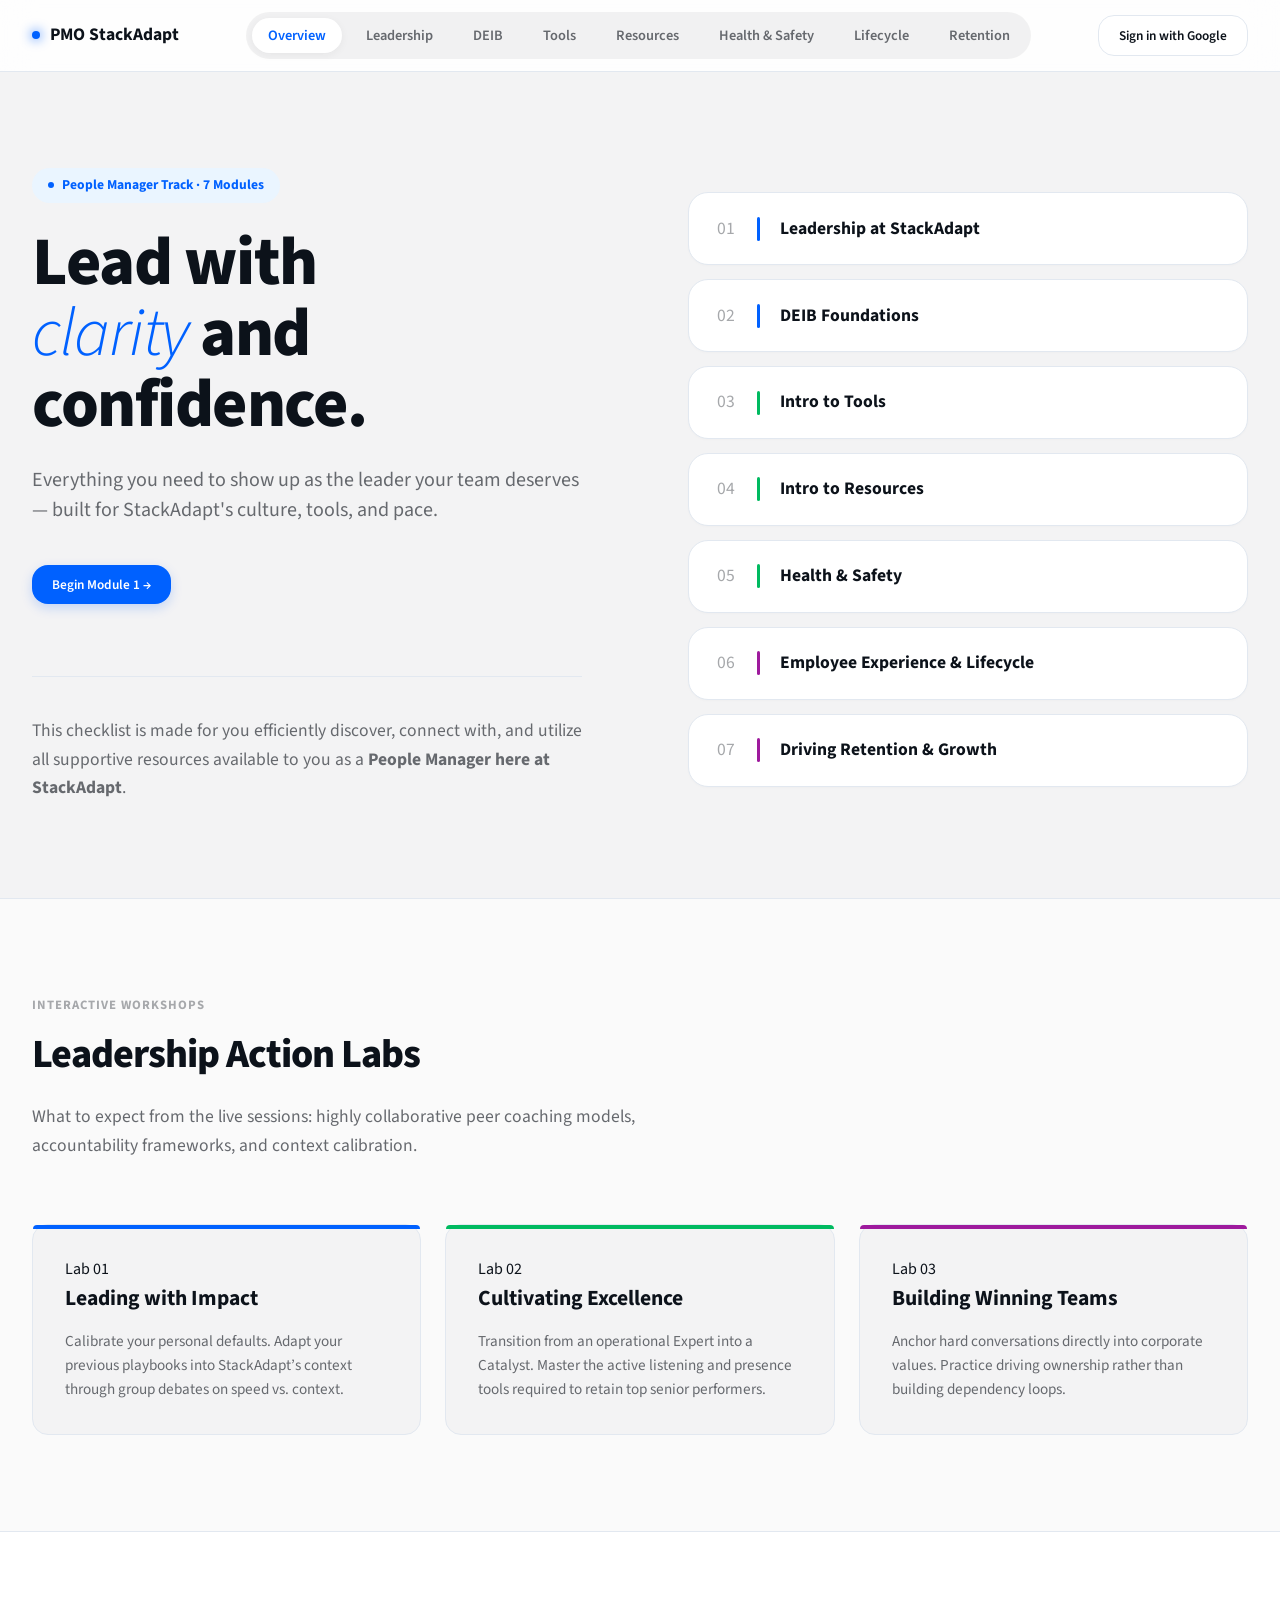
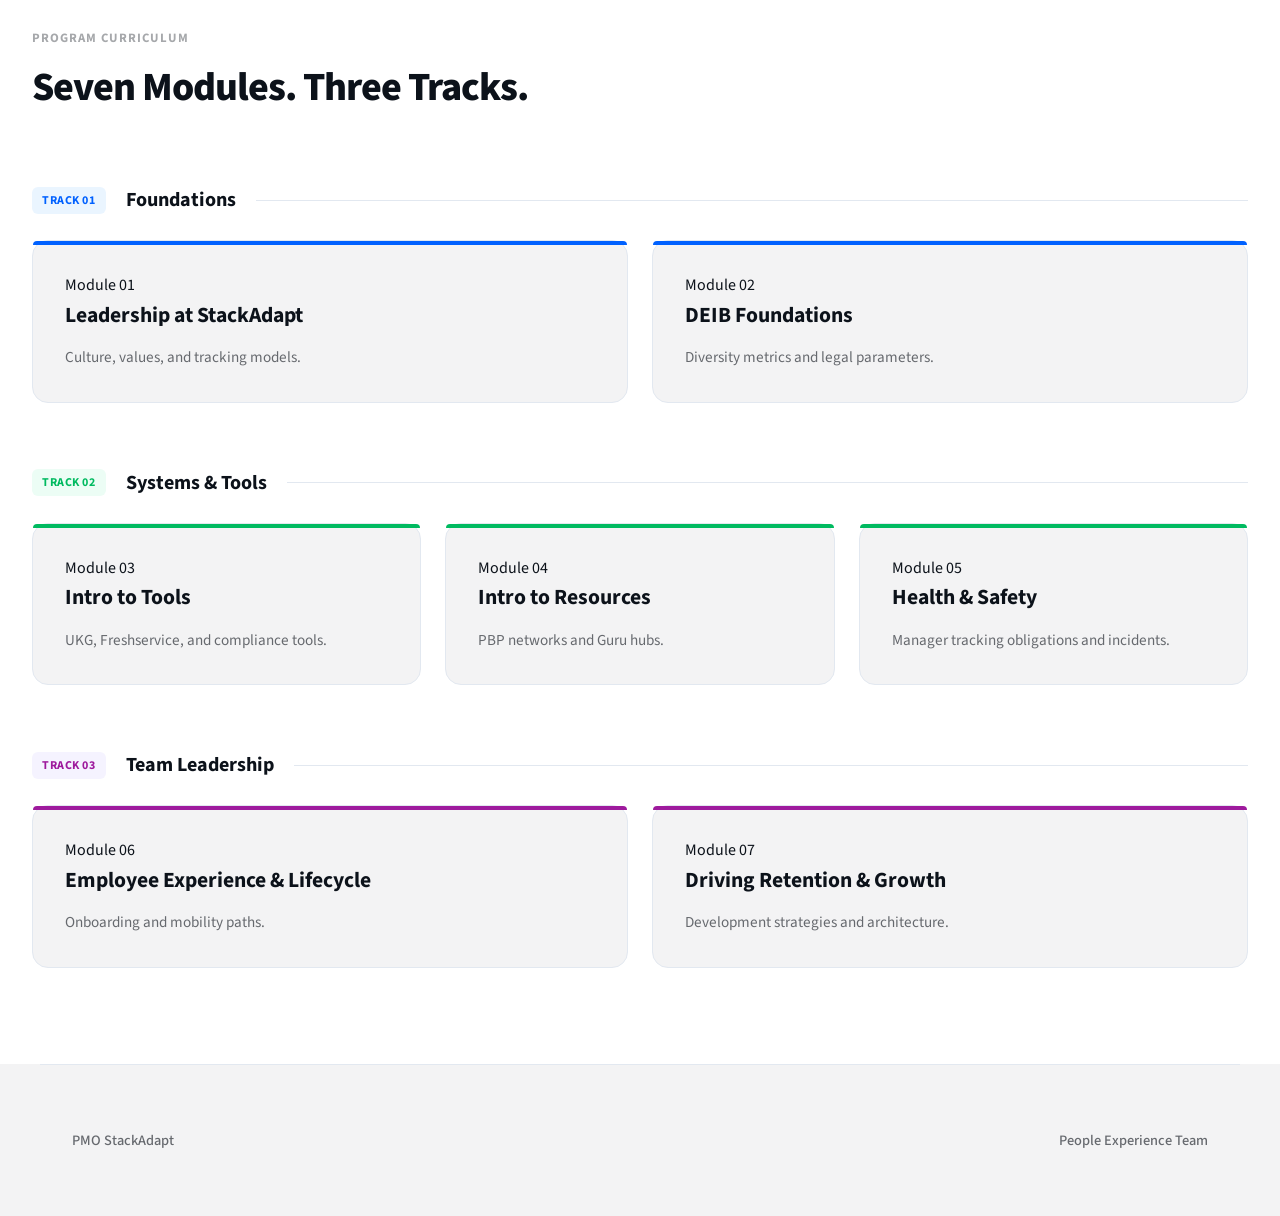
<file: index.html>
<!DOCTYPE html>
<html lang="en">
<head>
<meta charset="UTF-8">
<meta name="viewport" content="width=device-width, initial-scale=1.0">
<title>People Manager Onboarding · StackAdapt</title>
<link rel="preconnect" href="https://fonts.googleapis.com">
<link rel="preconnect" href="https://fonts.gstatic.com" crossorigin>
<link href="https://fonts.googleapis.com/css2?family=Source+Sans+3:ital,wght@0,300;0,400;0,500;0,600;0,700;0,800;0,900;1,300;1,400;1,600&display=swap" rel="stylesheet">
<style>
  /* ==========================================================================
     1. BRAND COLORS (Screen Shot 2026-06-19 at 16.20.54 PM.png)
     ========================================================================== */
  :root {
    --font-main: 'Source Sans 3', sans-serif;
    --bg-app: #f3f3f4;      
    --bg-card: #ffffff;
    --text-main: #0c121a;   
    --text-muted: #66696e;  
    --text-light: #a6a8ab;  
    
    /* Branded Blues */
    --blue: #0061ff;        
    --blue-medium: #a0d3ff; 
    --blue-light: #eaf5ff;  
    
    /* Functional Tracks */
    --green: #00ba60;
    --green-light: #ecfdf5;
    --purple: #9e1a9d;
    --purple-light: #f5f3ff;
    
    --border: #e2e8f0;
    --radius: 16px;
    --transition: all 0.25s cubic-bezier(0.4, 0, 0.2, 1);
  }

  * { box-sizing: border-box; margin: 0; padding: 0; }

  body {
    font-family: var(--font-main);
    background-color: var(--bg-app);
    color: var(--text-main);
    line-height: 1.6;
    overflow-x: hidden;
    -webkit-font-smoothing: antialiased;
  }

  /* ==========================================================================
     2. NAVIGATION ARCHITECTURE
     ========================================================================== */
  .nav {
    position: fixed;
    top: 0; left: 0; right: 0; height: 72px;
    background: rgba(255, 255, 255, 0.85);
    backdrop-filter: blur(16px);
    -webkit-backdrop-filter: blur(16px);
    border-bottom: 1px solid var(--border);
    display: flex; align-items: center; justify-content: space-between;
    padding: 0 2rem; z-index: 1000;
  }

  .nav-logo { display: flex; align-items: center; gap: 10px; font-weight: 700; font-size: 1.1rem; color: var(--text-main); text-decoration: none; }
  .dot { width: 8px; height: 8px; background: var(--blue); border-radius: 50%; box-shadow: 0 0 12px var(--blue); }
  .nav-links { display: flex; gap: 0.5rem; background: rgba(12, 18, 26, 0.05); padding: 0.35rem; border-radius: 30px; }
  
  .nav-links a {
    font-size: 0.9rem; color: var(--text-muted); cursor: pointer; text-decoration: none;
    font-weight: 600; padding: 0.4rem 1rem; border-radius: 20px; transition: var(--transition);
  }
  .nav-links a:hover { color: var(--text-main); }
  .nav-links a.active { background: var(--bg-card); color: var(--blue); box-shadow: 0 2px 8px rgba(0,0,0,0.05); }

  .btn-signin, .btn-primary { font-family: var(--font-main); padding: 0.65rem 1.25rem; border-radius: var(--radius); font-weight: 600; cursor: pointer; transition: var(--transition); }
  .btn-signin { background: var(--bg-card); border: 1px solid var(--border); color: var(--text-main); }
  .btn-signin:hover { background: var(--blue-light); border-color: var(--blue-medium); transform: translateY(-1px); }
  .btn-primary { background: var(--blue); color: white; border: none; box-shadow: 0 4px 12px rgba(0, 97, 255, 0.2); }
  .btn-primary:hover { transform: translateY(-2px); box-shadow: 0 6px 20px rgba(0, 97, 255, 0.3); }

  /* ==========================================================================
     3. FIXED COLUMNS HERO DESIGN (Screen Shot 2026-06-19 at 16.58.42 PM.png)
     ========================================================================== */
  #page-home { padding-top: 72px; }
  .hero { padding: 6rem 2rem; max-width: 1400px; margin: 0 auto; }
  .hero-inner { display: grid; grid-template-columns: 1fr 1fr; gap: 6rem; align-items: start; }

  .hero-badge { display: inline-flex; align-items: center; gap: 8px; background: var(--blue-light); color: var(--blue); padding: 0.4rem 1rem; border-radius: 30px; font-size: 0.85rem; font-weight: 700; margin-bottom: 1.5rem; }
  .badge-dot { width: 6px; height: 6px; background: var(--blue); border-radius: 50%; }

  h1 { font-size: 4.25rem; line-height: 1.05; font-weight: 800; letter-spacing: -1.5px; margin-bottom: 1.5rem; color: var(--text-main); }
  h1 em { font-style: italic; font-weight: 300; color: var(--blue); }
  .hero-sub { color: var(--text-muted); font-size: 1.25rem; margin-bottom: 2.5rem; max-width: 550px; font-weight: 400; line-height: 1.5; }

  .hero-onboarding-note { border-top: 1px solid #e2e8f0; padding-top: 2.5rem; margin-top: 4.5rem; max-width: 550px; }
  .hero-onboarding-note p { font-size: 1.1rem; font-weight: 400; color: var(--text-muted); line-height: 1.6; }

  /* Right-Side Dashboard Cards List */
  .hero-right { display: flex; flex-direction: column; gap: 0.85rem; padding-top: 1.5rem; }
  .hero-module-preview { display: flex; align-items: center; background: var(--bg-card); padding: 1.35rem 1.75rem; border-radius: 20px; border: 1px solid #e2e8f0; cursor: pointer; transition: var(--transition); box-shadow: 0 1px 3px rgba(12,18,26,0.02); }
  .hero-module-preview:hover { transform: translateY(-2px); border-color: var(--blue-medium); box-shadow: 0 12px 30px rgba(0, 97, 255, 0.06); }

  .hmp-num { font-weight: 400; color: var(--text-light); width: 40px; font-size: 1.1rem; }
  .hmp-bar { width: 3px; height: 24px; border-radius: 2px; margin-right: 20px; flex-shrink: 0; }
  .hmp-bar.t1 { background: var(--blue); }
  .hmp-bar.t2 { background: var(--green); }
  .hmp-bar.t3 { background: var(--purple); }

  .hmp-title { font-weight: 700; font-size: 1.1rem; flex-grow: 1; color: var(--text-main); }
  .hmp-arrow { color: var(--text-light); opacity: 0; transform: translateX(-5px); transition: var(--transition); font-weight: 700; }
  .hero-module-preview:hover .hmp-arrow { opacity: 1; transform: translateX(0); color: var(--blue); }

  /* ==========================================================================
     4. LABS & CURRICULUM LAYOUTS
     ========================================================================== */
  .tracks-section { background: #ffffff; padding: 6rem 2rem; border-top: 1px solid var(--border); }
  .tracks-header { margin-bottom: 4rem; }
  .section-eyebrow { text-transform: uppercase; font-size: 0.8rem; font-weight: 700; letter-spacing: 1px; color: var(--text-light); margin-bottom: 0.5rem; }
  .section-h2 { font-size: 2.5rem; font-weight: 800; letter-spacing: -1px; margin-bottom: 1rem; }
  .section-lead { color: var(--text-muted); max-width: 650px; font-size: 1.1rem; }

  .tracks-grid { display: flex; flex-direction: column; gap: 4rem; }
  .track-label-row { display: flex; align-items: center; gap: 1.25rem; margin-bottom: 1.5rem; }
  .tnum { font-size: 0.75rem; font-weight: 700; padding: 0.25rem 0.65rem; border-radius: 6px; text-transform: uppercase; letter-spacing: 0.5px; }
  .tnum.t1 { background: var(--blue-light); color: var(--blue); }
  .tnum.t2 { background: var(--green-light); color: var(--green); }
  .tnum.t3 { background: var(--purple-light); color: var(--purple); }
  .tname { font-weight: 700; font-size: 1.25rem; }
  .trule { flex-grow: 1; height: 1px; background: var(--border); }

  .modules-row { display: grid; grid-template-columns: repeat(auto-fit, minmax(340px, 1fr)); gap: 1.5rem; }
  .mod-card { background: var(--bg-app); border: 1px solid var(--border); border-radius: var(--radius); padding: 2rem; display: flex; flex-direction: column; position: relative; cursor: pointer; transition: var(--transition); }
  .mod-card:hover { transform: translateY(-6px); background: #ffffff; border-color: var(--blue-medium); box-shadow: 0 20px 30px rgba(12, 18, 26, 0.04); }
  .mod-card-accent { position: absolute; top: 0; left: 0; right: 0; height: 4px; border-radius: var(--radius) var(--radius) 0 0; }
  .mod-card-accent.t1 { background: var(--blue); }
  .mod-card-accent.t2 { background: var(--green); }
  .mod-card-accent.t3 { background: var(--purple); }
  .mod-card-title { font-size: 1.35rem; font-weight: 700; margin-bottom: 0.75rem; }
  .mod-card-desc { color: var(--text-muted); font-size: 0.95rem; }

  /* ==========================================================================
     5. SPLIT CONTAINER WORKSPACES (Side-by-Side Checklists & Links Grid)
     ========================================================================== */
  .module-interactive-split { display: flex; gap: 2rem; align-items: stretch; margin: 3rem 0; }
  .module-interactive-split > .checklist-card,
  .module-interactive-split > .guru-ref-card { flex: 1; margin: 0 !important; }

  .guru-ref-card { background: #ffffff; border: 1px solid var(--border); border-radius: var(--radius); padding: 2rem; box-shadow: 0 4px 20px rgba(12, 18, 26, 0.01); display: flex; flex-direction: column; }
  .guru-ref-card h3 { font-size: 1.25rem; font-weight: 800; margin-bottom: 1.25rem; display: flex; align-items: center; gap: 10px; }
  .guru-ref-card h3 svg { color: var(--blue); }

  .guru-links-grid { display: grid; grid-template-columns: repeat(auto-fit, minmax(220px, 1fr)); gap: 0.85rem; flex-grow: 1; }
  .guru-link-item { display: flex; align-items: center; gap: 10px; padding: 0.85rem 1.15rem; background: #f8fafc; border: 1px solid var(--border); border-radius: 12px; text-decoration: none; color: var(--text-main); font-weight: 600; font-size: 0.95rem; transition: var(--transition); }
  .guru-link-item:hover { background: var(--blue-light); border-color: var(--blue-medium); color: var(--blue); transform: translateY(-1px); }

  .checklist-card { background: #ffffff; border: 1px solid var(--border); border-radius: var(--radius); padding: 2rem; }
  .checklist-card h3 { margin-bottom: 1.25rem; font-size: 1.25rem; font-weight: 800; }
  .check-item { display: flex; align-items: flex-start; gap: 14px; padding: 1rem 0; border-bottom: 1px solid #f1f5f9; cursor: pointer; user-select: none; }
  .check-item:last-child { border-bottom: none; }
  .chk { width: 22px; height: 22px; border: 2px solid #cbd5e1; border-radius: 7px; flex-shrink: 0; margin-top: 1px; position: relative; transition: var(--transition); background: #ffffff; }

  .check-item:hover .chk { border-color: var(--blue-medium); }
  .check-item.checked .chk { background: var(--blue); border-color: var(--blue); }
  .t2-check .check-item.checked .chk { background: var(--green); border-color: var(--green); }
  .t3-check .check-item.checked .chk { background: var(--purple); border-color: var(--purple); }
  .check-item.checked .chk::after { content: ''; position: absolute; left: 6px; top: 2px; width: 5px; height: 10px; border: solid white; border-width: 0 2.5px 2.5px 0; transform: rotate(45deg); }
  .check-item.checked span { color: var(--text-muted); text-decoration: line-through; }
  .check-item span { font-size: 1.05rem; font-weight: 500; color: #334155; }

  /* Pill Buttons Mechanics */
  .pill-btn-wrap { display: inline-block; padding: 2px; border-radius: 32px; background: linear-gradient(135deg, var(--blue), var(--blue-medium)); transition: var(--transition); }
  .pill-btn-wrap:hover { transform: translateY(-1px); box-shadow: 0 4px 12px rgba(0, 97, 255, 0.2); }
  .pill-btn-inner { background: #ffffff; border: none; font-family: var(--font-main); font-weight: 700; font-size: 0.85rem; color: var(--text-main); cursor: pointer; padding: 0.55rem 1.35rem; border-radius: 30px; display: flex; align-items: center; gap: 6px; }

  .mod-nav-row { display: flex; justify-content: space-between; border-top: 1px solid var(--border); padding-top: 2.5rem; margin-top: 4rem; align-items: center; }
  footer { max-width: 1200px; margin: 0 auto; padding: 4rem 2rem; border-top: 1px solid var(--border); display: flex; justify-content: space-between; color: var(--text-muted); font-size: 0.9rem; font-weight: 500; }
  .modal-bg { position: fixed; top: 0; left: 0; right: 0; bottom: 0; background: rgba(15, 23, 42, 0.3); backdrop-filter: blur(8px); -webkit-backdrop-filter: blur(8px); display: flex; align-items: center; justify-content: center; z-index: 2000; opacity: 0; pointer-events: none; transition: opacity 0.3s ease; }
  .modal-bg.open { opacity: 1; pointer-events: auto; }
  .modal { background: #ffffff; padding: 3rem; border-radius: 24px; max-width: 460px; width: 90%; box-shadow: 0 25px 50px -12px rgba(0,0,0,0.1); text-align: center; }
  .modal h2 { font-size: 1.75rem; font-weight: 800; margin-bottom: 0.75rem; }
  .modal p { color: var(--text-muted); font-size: 1rem; margin-bottom: 2rem; }
  .modal-close { background: transparent; border: none; font-family: var(--font-main); color: var(--text-muted); font-weight: 600; cursor: pointer; margin-top: 1.5rem; }

  @media (max-width: 1024px) {
    .hero-inner { grid-template-columns: 1fr; gap: 3rem; }
    .module-interactive-split { flex-direction: column; }
    .nav-links { display: none; }
  }
</style>
</head>
<body>

  <!-- TOP HEADER -->
  <nav class="nav">
    <a class="nav-logo" href="#" onclick="go('home')"><span class="dot"></span>PMO StackAdapt</a>
    <div class="nav-links">
      <a id="n-home" class="active" onclick="go('home')">Overview</a>
      <a id="n-m1" onclick="go('m1')">Leadership</a>
      <a id="n-m2" onclick="go('m2')">DEIB</a>
      <a id="n-m3" onclick="go('m3')">Tools</a>
      <a id="n-m4" onclick="go('m4')">Resources</a>
      <a id="n-m5" onclick="go('m5')">Health & Safety</a>
      <a id="n-m6" onclick="go('m6')">Lifecycle</a>
      <a id="n-m7" onclick="go('m7')">Retention</a>
    </div>
    <div class="nav-right">
      <button class="btn-signin" onclick="openModal()">Sign in with Google</button>
    </div>
  </nav>

  <!-- AUTH DIALOG OVERLAY -->
  <div class="modal-bg" id="signin-modal" onclick="if(event.target===this)closeModal()">
    <div class="modal">
      <h2>Save your progress</h2>
      <p>Sign in with your Google account to save your checklist progress across devices and sessions.</p>
      <button class="modal-close" onclick="closeModal()">Continue without signing in</button>
    </div>
  </div>

  <!-- ==========================================================================
       HOME HUB OVERVIEW SCREEN
       ========================================================================== -->
  <div id="page-home">
    <section class="hero">
      <div class="hero-inner">
        <div>
          <div class="hero-badge"><span class="badge-dot"></span>People Manager Track · 7 Modules</div>
          <h1>Lead with<br><em>clarity</em> and<br>confidence.</h1>
          <p class="hero-sub">Everything you need to show up as the leader your team deserves — built for StackAdapt's culture, tools, and pace.</p>
          <div class="hero-actions">
            <button class="btn-primary" onclick="go('m1')">Begin Module 1 →</button>
          </div>
          
          <!-- Exact Custom Text string Implemented -->
          <div class="hero-onboarding-note">
            <p>This checklist is made for you efficiently discover, connect with, and utilize all supportive resources available to you as a <strong>People Manager here at StackAdapt</strong>.</p>
          </div>
        </div>
        
        <!-- Aligned Right-Side Live Cards Previews Stack -->
        <div class="hero-right">
          <div class="hero-module-preview" onclick="go('m1')"><span class="hmp-num">01</span><div class="hmp-bar t1"></div><span class="hmp-title">Leadership at StackAdapt</span><span class="hmp-arrow">→</span></div>
          <div class="hero-module-preview" onclick="go('m2')"><span class="hmp-num">02</span><div class="hmp-bar t1"></div><span class="hmp-title">DEIB Foundations</span><span class="hmp-arrow">→</span></div>
          <div class="hero-module-preview" onclick="go('m3')"><span class="hmp-num">03</span><div class="hmp-bar t2"></div><span class="hmp-title">Intro to Tools</span><span class="hmp-arrow">→</span></div>
          <div class="hero-module-preview" onclick="go('m4')"><span class="hmp-num">04</span><div class="hmp-bar t2"></div><span class="hmp-title">Intro to Resources</span><span class="hmp-arrow">→</span></div>
          <div class="hero-module-preview" onclick="go('m5')"><span class="hmp-num">05</span><div class="hmp-bar t2"></div><span class="hmp-title">Health & Safety</span><span class="hmp-arrow">→</span></div>
          <div class="hero-module-preview" onclick="go('m6')"><span class="hmp-num">06</span><div class="hmp-bar t3"></div><span class="hmp-title">Employee Experience & Lifecycle</span><span class="hmp-arrow">→</span></div>
          <div class="hero-module-preview" onclick="go('m7')"><span class="hmp-num">07</span><div class="hmp-bar t3"></div><span class="hmp-title">Driving Retention & Growth</span><span class="hmp-arrow">→</span></div>
        </div>
      </div>
    </section>

    <!-- LIVE WORKSHOPS SECTIONS LABS -->
    <div class="tracks-section" style="background: #fafafa; border-top: 1px solid var(--border);">
      <div class="section-wrap">
        <div class="tracks-header">
          <div class="section-eyebrow">Interactive Workshops</div>
          <h2 class="section-h2">Leadership Action Labs</h2>
          <p class="section-lead">What to expect from the live sessions: highly collaborative peer coaching models, accountability frameworks, and context calibration.</p>
        </div>
        <div class="modules-row">
          <div class="mod-card">
            <div class="mod-card-accent t1"></div>
            <div class="mod-card-num t1">Lab 01</div>
            <div class="mod-card-title">Leading with Impact</div>
            <div class="mod-card-desc">Calibrate your personal defaults. Adapt your previous playbooks into StackAdapt’s context through group debates on speed vs. context.</div>
          </div>
          <div class="mod-card">
            <div class="mod-card-accent t2"></div>
            <div class="mod-card-num t2">Lab 02</div>
            <div class="mod-card-title">Cultivating Excellence</div>
            <div class="mod-card-desc">Transition from an operational Expert into a Catalyst. Master the active listening and presence tools required to retain top senior performers.</div>
          </div>
          <div class="mod-card">
            <div class="mod-card-accent t3"></div>
            <div class="mod-card-num t3">Lab 03</div>
            <div class="mod-card-title">Building Winning Teams</div>
            <div class="mod-card-desc">Anchor hard conversations directly into corporate values. Practice driving ownership rather than building dependency loops.</div>
          </div>
        </div>
      </div>
    </div>

    <!-- MAIN CURRICULUM OVERVIEW HUB -->
    <div class="tracks-section">
      <div class="section-wrap">
        <div class="tracks-header">
          <div class="section-eyebrow">Program curriculum</div>
          <h2 class="section-h2">Seven Modules. Three Tracks.</h2>
        </div>
        <div class="tracks-grid">
          <div class="track-block">
            <div class="track-label-row"><span class="tnum t1">Track 01</span><span class="tname">Foundations</span><span class="trule"></span></div>
            <div class="modules-row">
              <a class="mod-card" onclick="go('m1')"><div class="mod-card-accent t1"></div><div class="mod-card-num t1">Module 01</div><div class="mod-card-title">Leadership at StackAdapt</div><div class="mod-card-desc">Culture, values, and tracking models.</div></a>
              <a class="mod-card" onclick="go('m2')"><div class="mod-card-accent t1"></div><div class="mod-card-num t1">Module 02</div><div class="mod-card-title">DEIB Foundations</div><div class="mod-card-desc">Diversity metrics and legal parameters.</div></a>
            </div>
          </div>
          <div class="track-block">
            <div class="track-label-row"><span class="tnum t2">Track 02</span><span class="tname">Systems & Tools</span><span class="trule"></span></div>
            <div class="modules-row">
              <a class="mod-card" onclick="go('m3')"><div class="mod-card-accent t2"></div><div class="mod-card-num t2">Module 03</div><div class="mod-card-title">Intro to Tools</div><div class="mod-card-desc">UKG, Freshservice, and compliance tools.</div></a>
              <a class="mod-card" onclick="go('m4')"><div class="mod-card-accent t2"></div><div class="mod-card-num t2">Module 04</div><div class="mod-card-title">Intro to Resources</div><div class="mod-card-desc">PBP networks and Guru hubs.</div></a>
              <a class="mod-card" onclick="go('m5')"><div class="mod-card-accent t2"></div><div class="mod-card-num t2">Module 05</div><div class="mod-card-title">Health & Safety</div><div class="mod-card-desc">Manager tracking obligations and incidents.</div></a>
            </div>
          </div>
          <div class="track-block">
            <div class="track-label-row"><span class="tnum t3">Track 03</span><span class="tname">Team Leadership</span><span class="trule"></span></div>
            <div class="modules-row">
              <a class="mod-card" onclick="go('m6')"><div class="mod-card-accent t3"></div><div class="mod-card-num t3">Module 06</div><div class="mod-card-title">Employee Experience & Lifecycle</div><div class="mod-card-desc">Onboarding and mobility paths.</div></a>
              <a class="mod-card" onclick="go('m7')"><div class="mod-card-accent t3"></div><div class="mod-card-num t3">Module 07</div><div class="mod-card-title">Driving Retention & Growth</div><div class="mod-card-desc">Development strategies and architecture.</div></a>
            </div>
          </div>
        </div>
      </div>
    </div>
    <footer><div class="footer-logo"><span class="dot"></span>PMO StackAdapt</div><div>People Experience Team</div></footer>
  </div>

  <!-- MODULE 1: LEADERSHIP -->
  <div id="page-m1" style="display:none" class="mod-page">
    <div class="mod-page-hero t1"><div class="mph-inner"><div>
      <div class="pill-btn-wrap"><button class="pill-btn-inner" onclick="go('home')"><svg width="14" height="14" viewBox="0 0 24 24" fill="none" stroke="currentColor" stroke-width="2.5"><path d="M19 12H5M12 19l-7-7 7-7"/></svg>All modules</button></div>
      <div class="mph-eyebrow t1">Module 01 · Track 1: Foundations</div>
      <h1 class="mph-h1">Leadership at StackAdapt</h1>
    </div></div></div>
    <div class="mod-page-body-full">
      <div class="module-interactive-split">
        <div class="checklist-card" data-checklist="m1">
          <h3>Leadership foundations</h3>
          <div class="check-item"><div class="chk"></div><span>I understand and can articulate StackAdapt's three Leadership Principles</span></div>
          <div class="check-item"><div class="chk"></div><span>I understand the difference between the IC and PM performance tracks</span></div>
          <div class="check-item"><div class="chk"></div><span>I've reflected on managing myself, my work, and my team</span></div>
        </div>
        <div class="guru-ref-card">
          <h3><svg width="18" height="18" viewBox="0 0 24 24" fill="none" stroke="currentColor" stroke-width="2.5"><path d="M10 13a5 5 0 0 0 7.54.54l3-3a5 5 0 0 0-7.07-7.07l-1.72 1.71"></path><path d="M14 11a5 5 0 0 0-7.54-.54l-3 3a5 5 0 0 0 7.07 7.07l1.71-1.71"></path></svg>Guru References</h3>
          <div class="guru-links-grid">
            <a class="guru-link-item" target="_blank" href="https://app.getguru.com/card/i5d7kxjT/StackAdapt-Values">StackAdapt Values</a>
            <a class="guru-link-item" target="_blank" href="https://app.getguru.com/card/ToyoGL8c/StackAdapt-Leadership-Principles">StackAdapt Leadership Principles</a>
            <a class="guru-link-item" target="_blank" href="https://app.getguru.com/card/iGrMoqAT/StackFest-2025-Recordings">StackFest 2025 Mainstage Talks</a>
          </div>
        </div>
      </div>
      <div class="mod-nav-row">
        <div class="pill-btn-wrap"><button class="pill-btn-inner" onclick="go('home')">← Overview</button></div>
        <div class="pill-btn-wrap"><button class="pill-btn-inner" onclick="go('m2')">DEIB Foundations →</button></div>
      </div>
    </div>
  </div>

  <!-- MODULE 2: DEIB -->
  <div id="page-m2" style="display:none" class="mod-page">
    <div class="mod-page-hero t1"><div class="mph-inner"><div>
      <div class="pill-btn-wrap"><button class="pill-btn-inner" onclick="go('home')"><svg width="14" height="14" viewBox="0 0 24 24" fill="none" stroke="currentColor" stroke-width="2.5"><path d="M19 12H5M12 19l-7-7 7-7"/></svg>All modules</button></div>
      <div class="mph-eyebrow t1">Module 02 · Track 1: Foundations</div>
      <h1 class="mph-h1">DEIB Foundations</h1>
    </div></div></div>
    <div class="mod-page-body-full">
      <div class="module-interactive-split">
        <div class="checklist-card" data-checklist="m2">
          <h3>DEIB foundations</h3>
          <div class="check-item"><div class="chk"></div><span>I know how to access Disclo via Okta</span></div>
          <div class="check-item"><div class="chk"></div><span>I know the 4 steps when an accommodation is disclosed</span></div>
          <div class="check-item"><div class="chk"></div><span>I understand accommodations are a legal requirement</span></div>
        </div>
        <div class="guru-ref-card">
          <h3><svg width="18" height="18" viewBox="0 0 24 24" fill="none" stroke="currentColor" stroke-width="2.5"><path d="M10 13a5 5 0 0 0 7.54.54l3-3a5 5 0 0 0-7.07-7.07l-1.72 1.71"></path><path d="M14 11a5 5 0 0 0-7.54-.54l-3 3a5 5 0 0 0 7.07 7.07l1.71-1.71"></path></svg>Guru References</h3>
          <div class="guru-links-grid">
            <a class="guru-link-item" target="_blank" href="https://app.getguru.com/card/cMarydLi/DEIB-Roadmap">DEIB Roadmap</a>
            <a class="guru-link-item" target="_blank" href="https://app.getguru.com/card/cx8xaj9i/Accommodations-at-StackAdapt">Accommodations Card</a>
            <a class="guru-link-item" target="_blank" href="https://app.getguru.com/card/TEq9y7nc/Our-Commitment-and-Approach-to-DEIB">Our Commitment to DEIB</a>
          </div>
        </div>
      </div>
      <div class="mod-nav-row">
        <div class="pill-btn-wrap"><button class="pill-btn-inner" onclick="go('m1')">← Leadership</button></div>
        <div class="pill-btn-wrap"><button class="pill-btn-inner" onclick="go('m3')">Intro to Tools →</button></div>
      </div>
    </div>
  </div>

  <!-- MODULE 3: TOOLS -->
  <div id="page-m3" style="display:none" class="mod-page">
    <div class="mod-page-hero t2"><div class="mph-inner"><div>
      <div class="pill-btn-wrap"><button class="pill-btn-inner" onclick="go('home')"><svg width="14" height="14" viewBox="0 0 24 24" fill="none" stroke="currentColor" stroke-width="2.5"><path d="M19 12H5M12 19l-7-7 7-7"/></svg>All modules</button></div>
      <div class="mph-eyebrow t2">Module 03 · Track 2: Systems & Tools</div>
      <h1 class="mph-h1">Intro to Tools</h1>
    </div></div></div>
    <div class="mod-page-body-full">
      <div class="module-interactive-split">
        <div class="checklist-card t2-check" data-checklist="m3">
          <h3>Tools & systems</h3>
          <div class="check-item"><div class="chk"></div><span>I can log into UKG via Okta and approve time-off requests</span></div>
          <div class="check-item"><div class="chk"></div><span>I know how to submit an IT access request in Freshservice</span></div>
          <div class="check-item"><div class="chk"></div><span>I know all non-T&E purchases go through ZipHQ</span></div>
        </div>
        <div class="guru-ref-card">
          <h3><svg width="18" height="18" viewBox="0 0 24 24" fill="none" stroke="currentColor" stroke-width="2.5"><path d="M10 13a5 5 0 0 0 7.54.54l3-3a5 5 0 0 0-7.07-7.07l-1.72 1.71"></path><path d="M14 11a5 5 0 0 0-7.54-.54l-3 3a5 5 0 0 0 7.07 7.07l1.71-1.71"></path></svg>Guru References</h3>
          <div class="guru-links-grid">
            <a class="guru-link-item" target="_blank" href="https://app.getguru.com/card/ikykGadT/Guidelines-for-AI-Tool-Usage-at-StackAdapt">AI Usage Guidelines</a>
            <a class="guru-link-item" target="_blank" href="https://app.getguru.com/card/T7dboqMc/Need-UKG-Help-Start-here">UKG Resources</a>
            <a class="guru-link-item" target="_blank" href="https://app.getguru.com/card/idx7LjzT/UKG-Basics-Setting-Up-for-Success">UKG Setup Basics</a>
          </div>
        </div>
      </div>
      <div class="mod-nav-row">
        <div class="pill-btn-wrap"><button class="pill-btn-inner" onclick="go('m2')">← DEIB</button></div>
        <div class="pill-btn-wrap"><button class="pill-btn-inner" onclick="go('m4')">Intro to Resources →</button></div>
      </div>
    </div>
  </div>

  <!-- MODULE 4: RESOURCES -->
  <div id="page-m4" style="display:none" class="mod-page">
    <div class="mod-page-hero t2"><div class="mph-inner"><div>
      <div class="pill-btn-wrap"><button class="pill-btn-inner" onclick="go('home')"><svg width="14" height="14" viewBox="0 0 24 24" fill="none" stroke="currentColor" stroke-width="2.5"><path d="M19 12H5M12 19l-7-7 7-7"/></svg>All modules</button></div>
      <div class="mph-eyebrow t2">Module 04 · Track 2: Systems & Tools</div>
      <h1 class="mph-h1">Intro to Resources</h1>
    </div></div></div>
    <div class="mod-page-body-full">
      <div class="module-interactive-split">
        <div class="checklist-card t2-check" data-checklist="m4">
          <h3>Resources & partnerships</h3>
          <div class="check-item"><div class="chk"></div><span>I've bookmarked the 6 core People resource pages in Guru</span></div>
          <div class="check-item"><div class="chk"></div><span>I know who my PBP is and how to reach them</span></div>
          <div class="check-item"><div class="chk"></div><span>I know the 3 main wellbeing tools</span></div>
        </div>
        <div class="guru-ref-card">
          <h3><svg width="18" height="18" viewBox="0 0 24 24" fill="none" stroke="currentColor" stroke-width="2.5"><path d="M10 13a5 5 0 0 0 7.54.54l3-3a5 5 0 0 0-7.07-7.07l-1.72 1.71"></path><path d="M14 11a5 5 0 0 0-7.54-.54l-3 3a5 5 0 0 0 7.07 7.07l1.71-1.71"></path></svg>Guru References</h3>
          <div class="guru-links-grid">
            <a class="guru-link-item" target="_blank" href="https://app.getguru.com/card/ioyoG5pT/People-Business-Partner-PBP-Contact-Guide">PBP Contact Guide</a>
            <a class="guru-link-item" target="_blank" href="https://app.getguru.com/card/coyokz9i/StackAdapt-Policy-Hub">StackAdapt Policy Hub</a>
            <a class="guru-link-item" target="_blank" href="https://app.getguru.com/card/T8x8aK6c/Engagement">Engagement Surveys</a>
          </div>
        </div>
      </div>
      <div class="mod-nav-row">
        <div class="pill-btn-wrap"><button class="pill-btn-inner" onclick="go('m3')">← Tools</button></div>
        <div class="pill-btn-wrap"><button class="pill-btn-inner" onclick="go('m5')">Health & Safety →</button></div>
      </div>
    </div>
  </div>

  <!-- MODULE 5: HEALTH & SAFETY -->
  <div id="page-m5" style="display:none" class="mod-page">
    <div class="mod-page-hero t2"><div class="mph-inner"><div>
      <div class="pill-btn-wrap"><button class="pill-btn-inner" onclick="go('home')"><svg width="14" height="14" viewBox="0 0 24 24" fill="none" stroke="currentColor" stroke-width="2.5"><path d="M19 12H5M12 19l-7-7 7-7"/></svg>All modules</button></div>
      <div class="mph-eyebrow t2">Module 05 · Track 2: Systems & Tools</div>
      <h1 class="mph-h1">Health & Safety</h1>
    </div></div></div>
    <div class="mod-page-body-full">
      <div class="module-interactive-split">
        <div class="checklist-card t2-check" data-checklist="m5">
          <h3>Health & safety</h3>
          <div class="check-item"><div class="chk"></div><span>I know where to find the workplace incident reporting template</span></div>
          <div class="check-item"><div class="chk"></div><span>I know who my PBP is and when to escalate</span></div>
          <div class="check-item"><div class="chk"></div><span>I've reviewed the StackAdapt Health and Safety Policy</span></div>
        </div>
        <div class="guru-ref-card">
          <h3><svg width="18" height="18" viewBox="0 0 24 24" fill="none" stroke="currentColor" stroke-width="2.5"><path d="M10 13a5 5 0 0 0 7.54.54l3-3a5 5 0 0 0-7.07-7.07l-1.72 1.71"></path><path d="M14 11a5 5 0 0 0-7.54-.54l-3 3a5 5 0 0 0 7.07 7.07l1.71-1.71"></path></svg>Guru References</h3>
          <div class="guru-links-grid">
            <a class="guru-link-item" target="_blank" href="https://app.getguru.com/card/TgygGa6c/StackAdapt-Health-and-Safety">Health and Safety Page</a>
            <a class="guru-link-item" target="_blank" href="https://app.getguru.com/card/cLqXyR8i/Cyber-Security-Requirements">Cyber Security Requirements</a>
            <a class="guru-link-item" target="_blank" href="https://app.getguru.com/card/Tdx7gkxc/Security-Incident-Reporting">Security Incident Reporting</a>
          </div>
        </div>
      </div>
      <div class="mod-nav-row">
        <div class="pill-btn-wrap"><button class="pill-btn-inner" onclick="go('m4')">← Resources</button></div>
        <div class="pill-btn-wrap"><button class="pill-btn-inner" onclick="go('m6')">Employee Lifecycle →</button></div>
      </div>
    </div>
  </div>

  <!-- MODULE 6: LIFECYCLE -->
  <div id="page-m6" style="display:none" class="mod-page">
    <div class="mod-page-hero t3"><div class="mph-inner"><div>
      <div class="pill-btn-wrap"><button class="pill-btn-inner" onclick="go('home')"><svg width="14" height="14" viewBox="0 0 24 24" fill="none" stroke="currentColor" stroke-width="2.5"><path d="M19 12H5M12 19l-7-7 7-7"/></svg>All modules</button></div>
      <div class="mph-eyebrow t3">Module 06 · Track 3: Team Leadership</div>
      <h1 class="mph-h1">Employee Experience & Lifecycle</h1>
    </div></div></div>
    <div class="mod-page-body-full">
      <div class="module-interactive-split">
        <div class="checklist-card t3-check" data-checklist="m6a">
          <h3>Onboarding checklist</h3>
          <div class="check-item"><div class="chk"></div><span>Add to all team meetings and Slack channels</span></div>
          <div class="check-item"><div class="chk"></div><span>Submit Freshservice ticket for tool access</span></div>
          <div class="check-item"><div class="chk"></div><span>Create 30/60/90 day plan for new hires</span></div>
        </div>
        <div class="guru-ref-card">
          <h3><svg width="18" height="18" viewBox="0 0 24 24" fill="none" stroke="currentColor" stroke-width="2.5"><path d="M10 13a5 5 0 0 0 7.54.54l3-3a5 5 0 0 0-7.07-7.07l-1.72 1.71"></path><path d="M14 11a5 5 0 0 0-7.54-.54l-3 3a5 5 0 0 0 7.07 7.07l1.71-1.71"></path></svg>Guru References</h3>
          <div class="guru-links-grid">
            <a class="guru-link-item" target="_blank" href="https://app.getguru.com/card/iayagGpT/Work-Wander">Work & Wander</a>
            <a class="guru-link-item" target="_blank" href="https://app.getguru.com/card/cArEoXGi/WeWork-Memberships">WeWork Memberships</a>
            <a class="guru-link-item" target="_blank" href="https://app.getguru.com/folders/coa56K7i/6-Payroll-Connect">Payroll Connect</a>
          </div>
        </div>
      </div>
      <div class="mod-nav-row">
        <div class="pill-btn-wrap"><button class="pill-btn-inner" onclick="go('m5')">← Health & Safety</button></div>
        <div class="pill-btn-wrap"><button class="pill-btn-inner" onclick="go('m7')">Retention & Growth →</button></div>
      </div>
    </div>
  </div>

  <!-- MODULE 7: RETENTION -->
  <div id="page-m7" style="display:none" class="mod-page">
    <div class="mod-page-hero t3"><div class="mph-inner"><div>
      <div class="pill-btn-wrap"><button class="pill-btn-inner" onclick="go('home')"><svg width="14" height="14" viewBox="0 0 24 24" fill="none" stroke="currentColor" stroke-width="2.5"><path d="M19 12H5M12 19l-7-7 7-7"/></svg>All modules</button></div>
      <div class="mph-eyebrow t3">Module 07 · Track 3: Team Leadership</div>
      <h1 class="mph-h1">Driving Retention & Growth</h1>
    </div></div></div>
    <div class="mod-page-body-full">
      <div class="module-interactive-split">
        <div class="checklist-card t3-check" data-checklist="m7">
          <h3>Retention & growth</h3>
          <div class="check-item"><div class="chk"></div><span>I hold quarterly career development conversations with each direct report</span></div>
          <div class="check-item"><div class="chk"></div><span>I use IOs as a foundation for development planning</span></div>
          <div class="check-item"><div class="chk"></div><span>I have IDPs in place for my direct reports</span></div>
        </div>
        <div class="guru-ref-card">
          <h3><svg width="18" height="18" viewBox="0 0 24 24" fill="none" stroke="currentColor" stroke-width="2.5"><path d="M10 13a5 5 0 0 0 7.54.54l3-3a5 5 0 0 0-7.07-7.07l-1.72 1.71"></path><path d="M14 11a5 5 0 0 0-7.54-.54l-3 3a5 5 0 0 0 7.07 7.07l1.71-1.71"></path></svg>Guru References</h3>
          <div class="guru-links-grid">
            <a class="guru-link-item" target="_blank" href="https://app.getguru.com/card/TArE46nc/Job-Architecture-at-StackAdapt">Job Architecture</a>
            <a class="guru-link-item" target="_blank" href="https://app.getguru.com/card/T8x8aK6c/Engagement">Engagement</a>
            <a class="guru-link-item" target="_blank" href="https://app.getguru.com/card/cMarya7i/Internal-Mobility-StackAdapt">Internal Mobility</a>
            <a class="guru-link-item" target="_blank" href="https://app.getguru.com/card/T6d6Gnac/StackAdapt-Referral-Program">Referral Program</a>
            <a class="guru-link-item" target="_blank" href="https://app.getguru.com/card/iXx7kbgT/Feedback">Feedback</a>
            <a class="guru-link-item" target="_blank" href="https://app.getguru.com/card/idx7gnBT/Professional-Development">Professional Development</a>
          </div>
        </div>
      </div>
      <div class="mod-nav-row">
        <div class="pill-btn-wrap"><button class="pill-btn-inner" onclick="go('m6')">← Lifecycle</button></div>
        <div class="pill-btn-wrap"><button class="pill-btn-inner" onclick="go('home')">🎉 Back to Overview</button></div>
      </div>
    </div>
  </div>

  <!-- Runtime Routing Logic Engine Component -->
  <script>
    function go(pageId) {
      document.getElementById('page-home').style.display = 'none';
      document.querySelectorAll('.mod-page').forEach(page => page.style.display = 'none');
      
      if (pageId === 'home') {
        document.getElementById('page-home').style.display = 'block';
      } else {
        const targetPage = document.getElementById(`page-${pageId}`);
        if (targetPage) targetPage.style.display = 'block';
      }
      
      window.scrollTo({ top: 0, behavior: 'instant' });
      
      document.querySelectorAll('.nav-links a').forEach(link => {
        link.classList.remove('active');
        if (link.id === `n-${pageId}`) link.classList.add('active');
      });
    }

    function openModal() { document.getElementById('signin-modal').classList.add('open'); }
    function closeModal() { document.getElementById('signin-modal').classList.remove('open'); }

    document.addEventListener('DOMContentLoaded', () => {
      const cards = document.querySelectorAll('.checklist-card');
      cards.forEach(card => {
        const trackId = card.getAttribute('data-checklist');
        const items = card.querySelectorAll('.check-item');
        items.forEach((item, index) => {
          const memoryKey = `pmo_state_${trackId}_${index}`;
          if (localStorage.getItem(memoryKey) === 'true') {
            item.classList.add('checked');
          }
          item.addEventListener('click', () => {
            item.classList.toggle('checked');
            localStorage.setItem(memoryKey, item.classList.contains('checked'));
          });
        });
      });
    });
  </script>
</body>
</html>
</file>
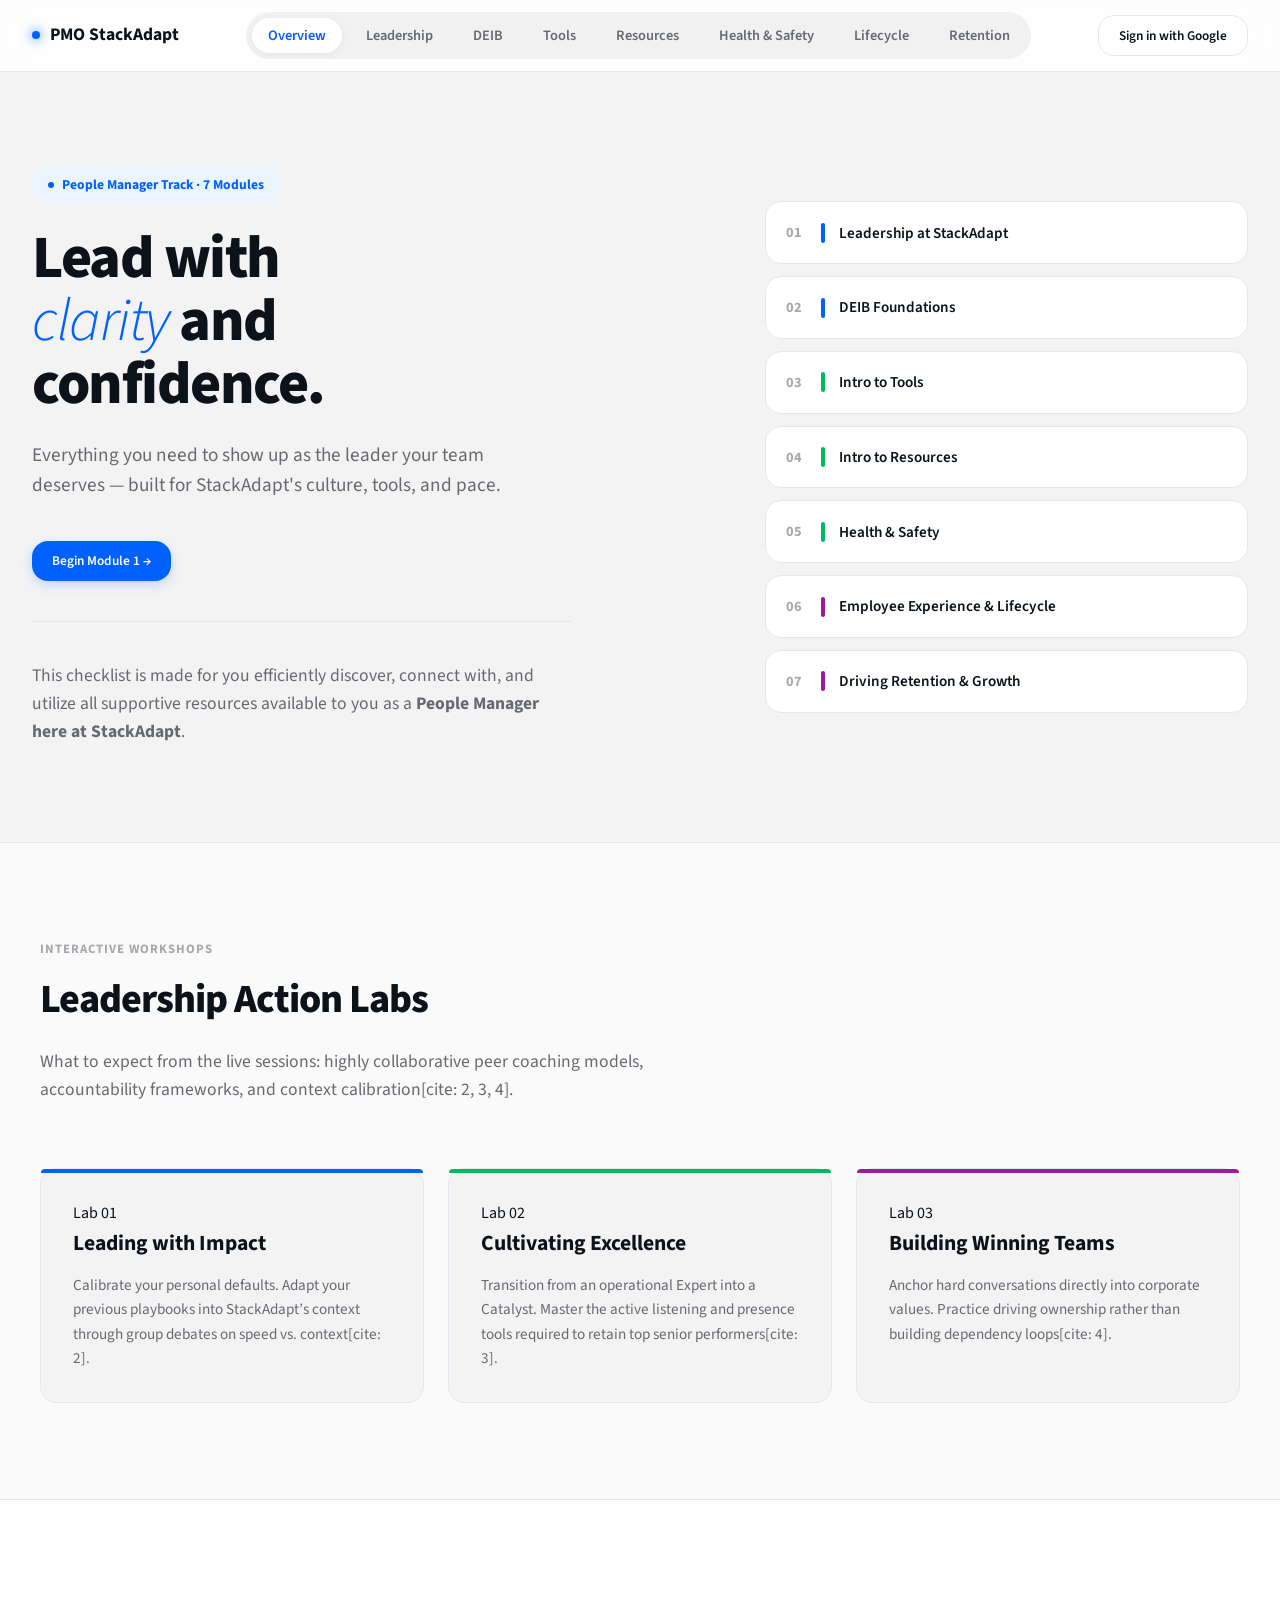
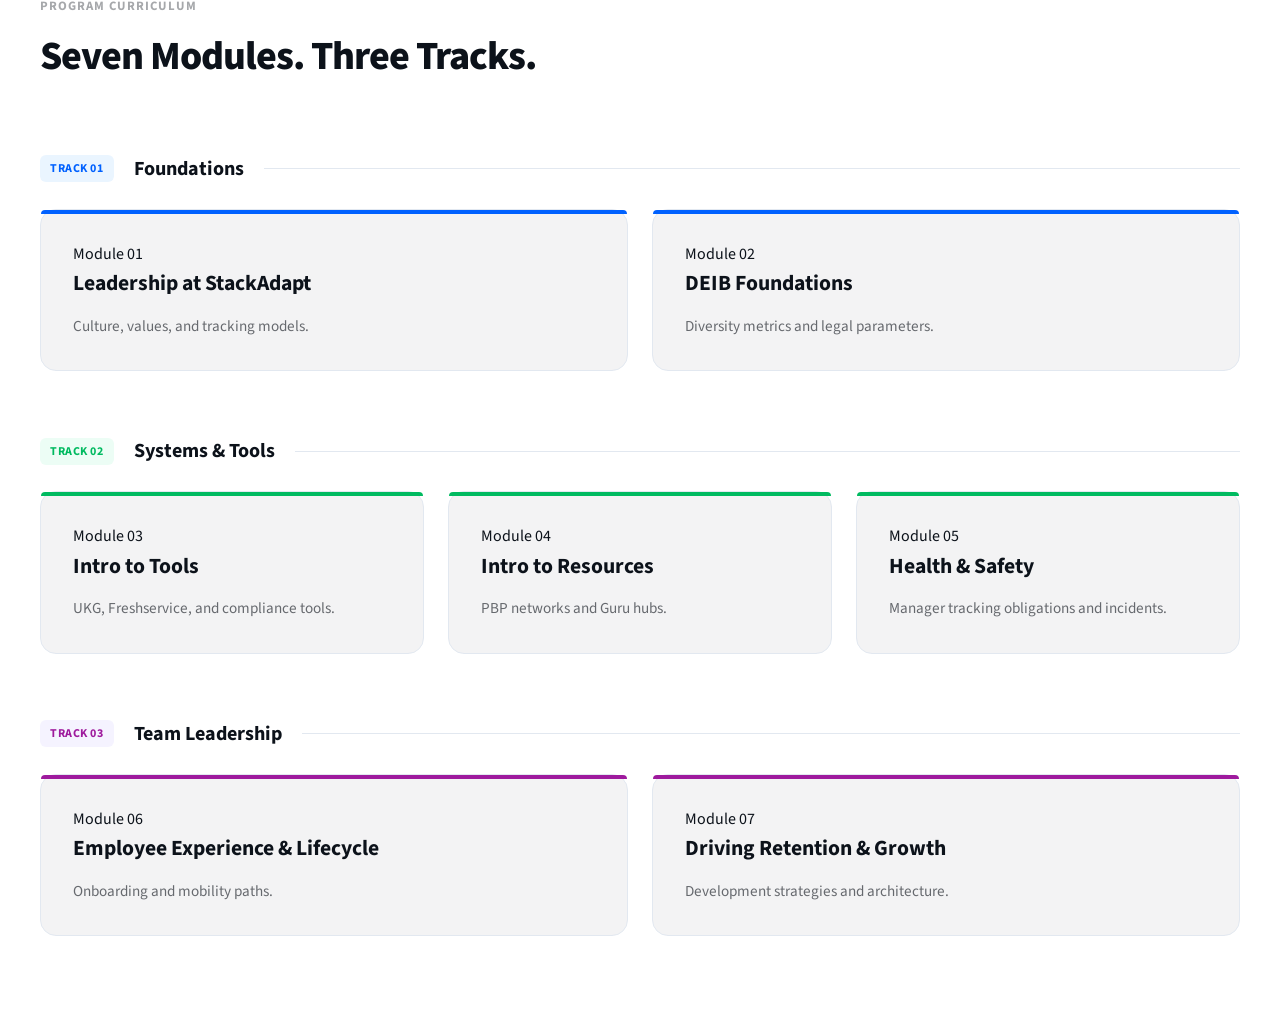
<file: gemini-code-1781902112644.html>
<!DOCTYPE html>
<html lang="en">
<head>
<meta charset="UTF-8">
<link rel="preconnect" href="https://fonts.googleapis.com">
<link rel="preconnect" href="https://fonts.gstatic.com" crossorigin>
<link href="https://fonts.googleapis.com/css2?family=Source+Sans+3:ital,wght@0,300;0,400;0,500;0,600;0,700;0,800;0,900;1,300;1,400;1,600&display=swap" rel="stylesheet">
<meta name="viewport" content="width=device-width, initial-scale=1.0">
<title>People Manager Onboarding · StackAdapt</title>
<style>
  /* ==========================================================================
     1. BRAND SPECIFIC HEX TOKENS (Screen Shot 2026-06-19 at 16.20.54 PM.png)
     ========================================================================== */
  :root {
    --font-main: 'Source Sans 3', sans-serif;
    --bg-app: #f3f3f4;      
    --bg-card: #ffffff;
    --text-main: #0c121a;   
    --text-muted: #66696e;  
    --text-light: #a6a8ab;  
    
    /* Blue Brand Spectrum Tokens */
    --blue: #0061ff;        
    --blue-medium: #a0d3ff; 
    --blue-light: #eaf5ff;  
    
    /* Decorative Functional Track Highlights */
    --green: #00ba60;
    --green-light: #ecfdf5;
    --purple: #9e1a9d;
    --purple-light: #f5f3ff;
    
    --border: #e2e8f0;
    --radius: 16px;
    --transition: all 0.25s cubic-bezier(0.4, 0, 0.2, 1);
  }

  * { box-sizing: border-box; margin: 0; padding: 0; }

  body {
    font-family: var(--font-main);
    background-color: var(--bg-app);
    color: var(--text-main);
    line-height: 1.6;
    overflow-x: hidden;
    -webkit-font-smoothing: antialiased;
  }

  /* ==========================================================================
     2. NAVIGATION & STRUCTURES
     ========================================================================== */
  .nav {
    position: fixed;
    top: 0; left: 0; right: 0; height: 72px;
    background: rgba(255, 255, 255, 0.85);
    backdrop-filter: blur(16px);
    -webkit-backdrop-filter: blur(16px);
    border-bottom: 1px solid var(--border);
    display: flex; align-items: center; justify-content: space-between;
    padding: 0 2rem; z-index: 1000;
  }

  .nav-logo { display: flex; align-items: center; gap: 10px; font-weight: 700; font-size: 1.1rem; color: var(--text-main); text-decoration: none; }
  .dot { width: 8px; height: 8px; background: var(--blue); border-radius: 50%; box-shadow: 0 0 12px var(--blue); }
  .nav-links { display: flex; gap: 0.5rem; background: rgba(12, 18, 26, 0.05); padding: 0.35rem; border-radius: 30px; }
  
  .nav-links a {
    font-size: 0.9rem; color: var(--text-muted); cursor: pointer; text-decoration: none;
    font-weight: 600; padding: 0.4rem 1rem; border-radius: 20px; transition: var(--transition);
  }
  .nav-links a:hover { color: var(--text-main); }
  .nav-links a.active { background: var(--bg-card); color: var(--blue); box-shadow: 0 2px 8px rgba(0,0,0,0.05); }

  .btn-signin, .btn-primary { font-family: var(--font-main); padding: 0.65rem 1.25rem; border-radius: var(--radius); font-weight: 600; cursor: pointer; transition: var(--transition); }
  .btn-signin { background: var(--bg-card); border: 1px solid var(--border); color: var(--text-main); }
  .btn-signin:hover { background: var(--blue-light); border-color: var(--blue-medium); transform: translateY(-1px); }
  .btn-primary { background: var(--blue); color: white; border: none; box-shadow: 0 4px 12px rgba(0, 97, 255, 0.2); }
  .btn-primary:hover { transform: translateY(-2px); box-shadow: 0 6px 20px rgba(0, 97, 255, 0.3); }

  #page-home { padding-top: 72px; }
  .hero { padding: 6rem 2rem; max-width: 1400px; margin: 0 auto; }
  .hero-inner { display: grid; grid-template-columns: 1.15fr 0.85fr; gap: 5rem; align-items: center; }
  .hero-badge { display: inline-flex; align-items: center; gap: 8px; background: var(--blue-light); color: var(--blue); padding: 0.4rem 1rem; border-radius: 30px; font-size: 0.85rem; font-weight: 700; margin-bottom: 1.5rem; }
  .badge-dot { width: 6px; height: 6px; background: var(--blue); border-radius: 50%; }
  
  h1 { font-size: 3.75rem; line-height: 1.05; font-weight: 800; letter-spacing: -1.5px; margin-bottom: 1.5rem; color: var(--text-main); }
  h1 em { font-style: italic; font-weight: 300; color: var(--blue); }
  .hero-sub { color: var(--text-muted); font-size: 1.2rem; margin-bottom: 2.5rem; max-width: 520px; font-weight: 400; }
  .hero-actions { display: flex; gap: 1rem; margin-bottom: 2rem; }

  /* Requested String Configuration Note */
  .hero-onboarding-note {
    border-top: 1px solid var(--border);
    padding-top: 2.5rem;
    margin-top: 2.5rem;
    max-width: 540px;
  }
  .hero-onboarding-note p {
    font-size: 1.1rem;
    font-weight: 400;
    color: var(--text-muted);
    line-height: 1.6;
  }

  .hero-right { display: flex; flex-direction: column; gap: 0.75rem; }
  .hero-module-preview { display: flex; align-items: center; background: var(--bg-card); padding: 1.1rem 1.25rem; border-radius: var(--radius); border: 1px solid var(--border); cursor: pointer; transition: var(--transition); }
  .hero-module-preview:hover { transform: translateX(8px); border-color: var(--blue-medium); box-shadow: 0 10px 25px rgba(0, 97, 255, 0.05); }
  .hmp-num { font-weight: 700; color: var(--text-light); width: 35px; font-size: 0.9rem; }
  .hmp-bar { width: 4px; height: 20px; border-radius: 4px; margin-right: 14px; }
  .hmp-bar.t1 { background: var(--blue); }
  .hmp-bar.t2 { background: var(--green); }
  .hmp-bar.t3 { background: var(--purple); }
  .hmp-title { font-weight: 600; font-size: 0.95rem; flex-grow: 1; }
  .hmp-arrow { color: var(--text-light); opacity: 0; transform: translateX(-5px); transition: var(--transition); }
  .hero-module-preview:hover .hmp-arrow { opacity: 1; transform: translateX(0); color: var(--blue); }

  /* ==========================================================================
     3. TRACK & LAB DASHBOARDS
     ========================================================================== */
  .tracks-section { background: #ffffff; padding: 6rem 2rem; border-top: 1px solid var(--border); }
  .tracks-header { margin-bottom: 4rem; }
  .section-eyebrow { text-transform: uppercase; font-size: 0.8rem; font-weight: 700; letter-spacing: 1px; color: var(--text-light); margin-bottom: 0.5rem; }
  .section-h2 { font-size: 2.5rem; font-weight: 800; letter-spacing: -1px; margin-bottom: 1rem; }
  .section-lead { color: var(--text-muted); max-width: 650px; font-size: 1.1rem; }

  .tracks-grid { display: flex; flex-direction: column; gap: 4rem; }
  .track-label-row { display: flex; align-items: center; gap: 1.25rem; margin-bottom: 1.5rem; }
  .tnum { font-size: 0.75rem; font-weight: 700; padding: 0.25rem 0.65rem; border-radius: 6px; text-transform: uppercase; letter-spacing: 0.5px; }
  .tnum.t1 { background: var(--blue-light); color: var(--blue); }
  .tnum.t2 { background: var(--green-light); color: var(--green); }
  .tnum.t3 { background: var(--purple-light); color: var(--purple); }
  .tname { font-weight: 700; font-size: 1.25rem; }
  .trule { flex-grow: 1; height: 1px; background: var(--border); }

  .modules-row { display: grid; grid-template-columns: repeat(auto-fit, minmax(340px, 1fr)); gap: 1.5rem; }
  .mod-card { background: var(--bg-app); border: 1px solid var(--border); border-radius: var(--radius); padding: 2rem; display: flex; flex-direction: column; position: relative; cursor: pointer; transition: var(--transition); }
  .mod-card:hover { transform: translateY(-6px); background: #ffffff; border-color: var(--blue-medium); box-shadow: 0 20px 30px rgba(12, 18, 26, 0.04); }
  .mod-card-accent { position: absolute; top: 0; left: 0; right: 0; height: 4px; border-radius: var(--radius) var(--radius) 0 0; }
  .mod-card-accent.t1 { background: var(--blue); }
  .mod-card-accent.t2 { background: var(--green); }
  .mod-card-accent.t3 { background: var(--purple); }
  .mod-card-title { font-size: 1.35rem; font-weight: 700; margin-bottom: 0.75rem; }
  .mod-card-desc { color: var(--text-muted); font-size: 0.95rem; }

  /* ==========================================================================
     4. PILL BUTTON UI MECHANICS
     ========================================================================== */
  .pill-btn-wrap {
    display: inline-block;
    padding: 2px;
    border-radius: 32px;
    background: linear-gradient(135deg, var(--blue), var(--blue-medium));
    transition: var(--transition);
  }
  .pill-btn-wrap:hover { transform: translateY(-1px); box-shadow: 0 4px 12px rgba(0, 97, 255, 0.2); }
  
  .pill-btn-inner {
    background: #ffffff;
    border: none;
    font-family: var(--font-main);
    font-weight: 700;
    font-size: 0.85rem;
    color: var(--text-main);
    cursor: pointer;
    padding: 0.55rem 1.35rem;
    border-radius: 30px;
    display: flex;
    align-items: center;
    gap: 6px;
  }

  .mod-page { padding-top: 72px; background: #ffffff; }
  .mod-page-hero { padding: 5rem 2rem; border-bottom: 1px solid var(--border); }
  .mod-page-hero.t1 { background: linear-gradient(180deg, var(--blue-light) 0%, #ffffff 100%); }
  .mod-page-hero.t2 { background: linear-gradient(180deg, var(--green-light) 0%, #ffffff 100%); }
  .mod-page-hero.t3 { background: linear-gradient(180deg, var(--purple-light) 0%, #ffffff 100%); }
  .mph-inner { max-width: 1400px; margin: 0 auto; display: grid; grid-template-columns: 1.25fr 0.75fr; gap: 5rem; align-items: center; }

  .mod-page-body-full { max-width: 1400px; margin: 0 auto; padding: 4rem 2rem; }
  .content-block { margin-bottom: 4rem; }
  .cb-h2 { font-size: 1.85rem; font-weight: 800; margin-bottom: 1.5rem; display: flex; align-items: center; gap: 0.75rem; }
  .cb-p { color: #334155; margin-bottom: 1.5rem; font-size: 1.05rem; }

  /* ==========================================================================
     5. FLEX BOX INTERACTIVE PANELS (Side-By-Side Framework)
     ========================================================================== */
  .module-interactive-split {
    display: flex;
    gap: 2rem;
    align-items: stretch;
    margin: 3rem 0;
  }
  .module-interactive-split > .checklist-card,
  .module-interactive-split > .guru-ref-card {
    flex: 1;
    margin: 0 !important;
  }

  .guru-ref-card {
    background: #ffffff; border: 1px solid var(--border); border-radius: var(--radius);
    padding: 2rem; box-shadow: 0 4px 20px rgba(12, 18, 26, 0.01);
    display: flex; flex-direction: column;
  }
  .guru-ref-card h3 { font-size: 1.25rem; font-weight: 800; margin-bottom: 1.25rem; display: flex; align-items: center; gap: 10px; }
  .guru-ref-card h3 svg { color: var(--blue); }
  
  .guru-links-grid { display: grid; grid-template-columns: repeat(auto-fit, minmax(220px, 1fr)); gap: 0.85rem; flex-grow: 1; }
  .guru-link-item {
    display: flex; align-items: center; gap: 10px; padding: 0.85rem 1.15rem;
    background: #f8fafc; border: 1px solid var(--border); border-radius: 12px;
    text-decoration: none; color: var(--text-main); font-weight: 600; font-size: 0.95rem;
    transition: var(--transition);
  }
  .guru-link-item:hover { background: var(--blue-light); border-color: var(--blue-medium); color: var(--blue); transform: translateY(-1px); }

  .checklist-card { background: #ffffff; border: 1px solid var(--border); border-radius: var(--radius); padding: 2rem; }
  .checklist-card h3 { margin-bottom: 1.25rem; font-size: 1.25rem; font-weight: 800; }
  .check-item { display: flex; align-items: flex-start; gap: 14px; padding: 1rem 0; border-bottom: 1px solid #f1f5f9; cursor: pointer; user-select: none; }
  .check-item:last-child { border-bottom: none; }
  .chk { width: 22px; height: 22px; border: 2px solid #cbd5e1; border-radius: 7px; flex-shrink: 0; margin-top: 1px; position: relative; transition: var(--transition); background: #ffffff; }
  
  .check-item:hover .chk { border-color: var(--blue-medium); }
  .check-item.checked .chk { background: var(--blue); border-color: var(--blue); }
  .t2-check .check-item.checked .chk { background: var(--green); border-color: var(--green); }
  .t3-check .check-item.checked .chk { background: var(--purple); border-color: var(--purple); }
  .check-item.checked .chk::after { content: ''; position: absolute; left: 6px; top: 2px; width: 5px; height: 10px; border: solid white; border-width: 0 2.5px 2.5px 0; transform: rotate(45deg); }
  .check-item.checked span { color: var(--text-muted); text-decoration: line-through; }
  .check-item span { font-size: 1.05rem; font-weight: 500; color: #334155; }

  .mod-nav-row { display: flex; justify-content: space-between; border-top: 1px solid var(--border); padding-top: 2.5rem; margin-top: 4rem; align-items: center; }
  footer { max-width: 1200px; margin: 0 auto; padding: 4rem 2rem; border-top: 1px solid var(--border); display: flex; justify-content: space-between; color: var(--text-muted); font-size: 0.9rem; font-weight: 500; }
  .footer-logo { display: flex; align-items: center; gap: 8px; font-weight: 700; color: var(--text-main); }
  
  .fade-up { animation: fadeUp 0.8s cubic-bezier(0.16, 1, 0.3, 1) forwards; opacity: 0; }
  .fade-up-d1 { animation-delay: 0.08s; }
  .fade-up-d2 { animation-delay: 0.16s; }

  @keyframes fadeUp {
    from { opacity: 0; transform: translateY(16px); }
    to { opacity: 1; transform: translateY(0); }
  }

  @media (max-width: 1024px) {
    .module-interactive-split { flex-direction: column; }
    .hero-inner { grid-template-columns: 1fr; gap: 3rem; }
  }
</style>
</head>
<body id="app-root">

<nav class="nav">
  <a class="nav-logo" href="#" onclick="go('home')"><span class="dot"></span>PMO StackAdapt</a>
  <div class="nav-links">
    <a id="n-home" class="active" onclick="go('home')">Overview</a>
    <a id="n-m1" onclick="go('m1')">Leadership</a>
    <a id="n-m2" onclick="go('m2')">DEIB</a>
    <a id="n-m3" onclick="go('m3')">Tools</a>
    <a id="n-m4" onclick="go('m4')">Resources</a>
    <a id="n-m5" onclick="go('m5')">Health & Safety</a>
    <a id="n-m6" onclick="go('m6')">Lifecycle</a>
    <a id="n-m7" onclick="go('m7')">Retention</a>
  </div>
  <div class="nav-right">
    <button class="btn-signin" onclick="alert('Google Auth Endpoint')">Sign in with Google</button>
  </div>
</nav>

<!-- ==========================================================================
     HOME CURRICULUM OVERVIEW VIEW
     ========================================================================== -->
<div id="page-home">
  <section class="hero">
    <div class="hero-inner">
      <div>
        <div class="hero-badge fade-up"><span class="badge-dot"></span>People Manager Track · 7 Modules</div>
        <h1>Lead with<br><em>clarity</em> and<br>confidence.</h1>
        <p class="hero-sub">Everything you need to show up as the leader your team deserves — built for StackAdapt's culture, tools, and pace.</p>
        <div class="hero-actions">
          <button class="btn-primary" onclick="go('m1')">Begin Module 1 →</button>
        </div>
        
        <!-- Mapped Specific Requested Copy -->
        <div class="hero-onboarding-note">
          <p>This checklist is made for you efficiently discover, connect with, and utilize all supportive resources available to you as a <strong>People Manager here at StackAdapt</strong>.</p>
        </div>
      </div>
      <div class="hero-right">
        <div class="hero-module-preview" onclick="go('m1')"><span class="hmp-num">01</span><div class="hmp-bar t1"></div><span class="hmp-title">Leadership at StackAdapt</span><span class="hmp-arrow">→</span></div>
        <div class="hero-module-preview" onclick="go('m2')"><span class="hmp-num">02</span><div class="hmp-bar t1"></div><span class="hmp-title">DEIB Foundations</span><span class="hmp-arrow">→</span></div>
        <div class="hero-module-preview" onclick="go('m3')"><span class="hmp-num">03</span><div class="hmp-bar t2"></div><span class="hmp-title">Intro to Tools</span><span class="hmp-arrow">→</span></div>
        <div class="hero-module-preview" onclick="go('m4')"><span class="hmp-num">04</span><div class="hmp-bar t2"></div><span class="hmp-title">Intro to Resources</span><span class="hmp-arrow">→</span></div>
        <div class="hero-module-preview" onclick="go('m5')"><span class="hmp-num">05</span><div class="hmp-bar t2"></div><span class="hmp-title">Health & Safety</span><span class="hmp-arrow">→</span></div>
        <div class="hero-module-preview" onclick="go('m6')"><span class="hmp-num">06</span><div class="hmp-bar t3"></div><span class="hmp-title">Employee Experience & Lifecycle</span><span class="hmp-arrow">→</span></div>
        <div class="hero-module-preview" onclick="go('m7')"><span class="hmp-num">07</span><div class="hmp-bar t3"></div><span class="hmp-title">Driving Retention & Growth</span><span class="hmp-arrow">→</span></div>
      </div>
    </div>
  </section>

  <!-- LAB SESSIONS DISCOVERY FEED PANEL -->
  <div class="tracks-section" style="background: #fafafa; border-top: 1px solid var(--border);">
    <div class="section-wrap" style="max-width:1200px; margin:0 auto;">
      <div class="tracks-header">
        <div class="section-eyebrow">Interactive Workshops</div>
        <h2 class="section-h2">Leadership Action Labs</h2>
        <p class="section-lead">What to expect from the live sessions: highly collaborative peer coaching models, accountability frameworks, and context calibration[cite: 2, 3, 4].</p>
      </div>
      <div class="modules-row">
        <div class="mod-card">
          <div class="mod-card-accent t1"></div>
          <div class="mod-card-num t1">Lab 01</div>
          <div class="mod-card-title">Leading with Impact</div>
          <div class="mod-card-desc">Calibrate your personal defaults. Adapt your previous playbooks into StackAdapt’s context through group debates on speed vs. context[cite: 2].</div>
        </div>
        <div class="mod-card">
          <div class="mod-card-accent t2"></div>
          <div class="mod-card-num t2">Lab 02</div>
          <div class="mod-card-title">Cultivating Excellence</div>
          <div class="mod-card-desc">Transition from an operational Expert into a Catalyst. Master the active listening and presence tools required to retain top senior performers[cite: 3].</div>
        </div>
        <div class="mod-card">
          <div class="mod-card-accent t3"></div>
          <div class="mod-card-num t3">Lab 03</div>
          <div class="mod-card-title">Building Winning Teams</div>
          <div class="mod-card-desc">Anchor hard conversations directly into corporate values. Practice driving ownership rather than building dependency loops[cite: 4].</div>
        </div>
      </div>
    </div>
  </div>

  <div class="tracks-section">
    <div class="section-wrap" style="max-width:1200px; margin:0 auto;">
      <div class="tracks-header">
        <div class="section-eyebrow">Program curriculum</div>
        <h2 class="section-h2">Seven Modules. Three Tracks.</h2>
      </div>
      <div class="tracks-grid">
        <div class="track-block">
          <div class="track-label-row"><span class="tnum t1">Track 01</span><span class="tname">Foundations</span><span class="trule"></span></div>
          <div class="modules-row">
            <a class="mod-card" onclick="go('m1')"><div class="mod-card-accent t1"></div><div class="mod-card-num t1">Module 01</div><div class="mod-card-title">Leadership at StackAdapt</div><div class="mod-card-desc">Culture, values, and tracking models.</div></a>
            <a class="mod-card" onclick="go('m2')"><div class="mod-card-accent t1"></div><div class="mod-card-num t1">Module 02</div><div class="mod-card-title">DEIB Foundations</div><div class="mod-card-desc">Diversity metrics and legal parameters.</div></a>
          </div>
        </div>
        <div class="track-block">
          <div class="track-label-row"><span class="tnum t2">Track 02</span><span class="tname">Systems & Tools</span><span class="trule"></span></div>
          <div class="modules-row">
            <a class="mod-card" onclick="go('m3')"><div class="mod-card-accent t2"></div><div class="mod-card-num t2">Module 03</div><div class="mod-card-title">Intro to Tools</div><div class="mod-card-desc">UKG, Freshservice, and compliance tools.</div></a>
            <a class="mod-card" onclick="go('m4')"><div class="mod-card-accent t2"></div><div class="mod-card-num t2">Module 04</div><div class="mod-card-title">Intro to Resources</div><div class="mod-card-desc">PBP networks and Guru hubs.</div></a>
            <a class="mod-card" onclick="go('m5')"><div class="mod-card-accent t2"></div><div class="mod-card-num t2">Module 05</div><div class="mod-card-title">Health & Safety</div><div class="mod-card-desc">Manager tracking obligations and incidents.</div></a>
          </div>
        </div>
        <div class="track-block">
          <div class="track-label-row"><span class="tnum t3">Track 03</span><span class="tname">Team Leadership</span><span class="trule"></span></div>
          <div class="modules-row">
            <a class="mod-card" onclick="go('m6')"><div class="mod-card-accent t3"></div><div class="mod-card-num t3">Module 06</div><div class="mod-card-title">Employee Experience & Lifecycle</div><div class="mod-card-desc">Onboarding and mobility paths.</div></a>
            <a class="mod-card" onclick="go('m7')"><div class="mod-card-accent t3"></div><div class="mod-card-num t3">Module 07</div><div class="mod-card-title">Driving Retention & Growth</div><div class="mod-card-desc">Development strategies and architecture.</div></a>
          </div>
        </div>
      </div>
    </div>
  </div>
</div>

<!-- ==========================================================================
     MODULE INDIVIDUAL CONTENT VIEWS
     ========================================================================== -->

<!-- MODULE 1: LEADERSHIP -->
<div id="page-m1" style="display:none" class="mod-page">
  <div class="mod-page-hero t1"><div class="mph-inner"><div>
    <div class="pill-btn-wrap"><button class="pill-btn-inner" onclick="go('home')"><svg width="14" height="14" viewBox="0 0 24 24" fill="none" stroke="currentColor" stroke-width="2.5"><path d="M19 12H5M12 19l-7-7 7-7"/></svg>All modules</button></div>
    <div class="mph-eyebrow t1">Module 01 · Track 1: Foundations</div>
    <h1 class="mph-h1">Leadership at StackAdapt</h1>
  </div></div></div>
  <div class="mod-page-body-full">
    <div class="module-interactive-split">
      <div class="checklist-card" data-checklist="m1">
        <h3>Leadership foundations</h3>
        <div class="check-item"><div class="chk"></div><span>I understand and can articulate StackAdapt's three Leadership Principles</span></div>
        <div class="check-item"><div class="chk"></div><span>I understand the difference between the IC and PM performance tracks</span></div>
        <div class="check-item"><div class="chk"></div><span>I've reflected on managing myself, my work, and my team</span></div>
      </div>
      <div class="guru-ref-card">
        <h3><svg width="18" height="18" viewBox="0 0 24 24" fill="none" stroke="currentColor" stroke-width="2.5"><path d="M10 13a5 5 0 0 0 7.54.54l3-3a5 5 0 0 0-7.07-7.07l-1.72 1.71"></path><path d="M14 11a5 5 0 0 0-7.54-.54l-3 3a5 5 0 0 0 7.07 7.07l1.71-1.71"></path></svg>Guru References</h3>
        <div class="guru-links-grid">
          <a class="guru-link-item" target="_blank" href="https://app.getguru.com/card/i5d7kxjT/StackAdapt-Values">StackAdapt Values</a>
          <a class="guru-link-item" target="_blank" href="https://app.getguru.com/card/ToyoGL8c/StackAdapt-Leadership-Principles">StackAdapt Leadership Principles</a>
          <a class="guru-link-item" target="_blank" href="https://app.getguru.com/card/iGrMoqAT/StackFest-2025-Recordings">StackFest 2025 Mainstage Talks</a>
        </div>
      </div>
    </div>
    <div class="mod-nav-row">
      <div class="pill-btn-wrap"><button class="pill-btn-inner" onclick="go('home')">← Overview</button></div>
      <div class="pill-btn-wrap"><button class="pill-btn-inner" onclick="go('m2')">DEIB Foundations →</button></div>
    </div>
  </div>
</div>

<!-- MODULE 2: DEIB -->
<div id="page-m2" style="display:none" class="mod-page">
  <div class="mod-page-hero t1"><div class="mph-inner"><div>
    <div class="pill-btn-wrap"><button class="pill-btn-inner" onclick="go('home')"><svg width="14" height="14" viewBox="0 0 24 24" fill="none" stroke="currentColor" stroke-width="2.5"><path d="M19 12H5M12 19l-7-7 7-7"/></svg>All modules</button></div>
    <div class="mph-eyebrow t1">Module 02 · Track 1: Foundations</div>
    <h1 class="mph-h1">DEIB Foundations</h1>
  </div></div></div>
  <div class="mod-page-body-full">
    <div class="module-interactive-split">
      <div class="checklist-card" data-checklist="m2">
        <h3>DEIB foundations</h3>
        <div class="check-item"><div class="chk"></div><span>I know how to access Disclo via Okta</span></div>
        <div class="check-item"><div class="chk"></div><span>I know the 4 steps when an accommodation is disclosed</span></div>
        <div class="check-item"><div class="chk"></div><span>I understand accommodations are a legal requirement</span></div>
      </div>
      <div class="guru-ref-card">
        <h3><svg width="18" height="18" viewBox="0 0 24 24" fill="none" stroke="currentColor" stroke-width="2.5"><path d="M10 13a5 5 0 0 0 7.54.54l3-3a5 5 0 0 0-7.07-7.07l-1.72 1.71"></path><path d="M14 11a5 5 0 0 0-7.54-.54l-3 3a5 5 0 0 0 7.07 7.07l1.71-1.71"></path></svg>Guru References</h3>
        <div class="guru-links-grid">
          <a class="guru-link-item" target="_blank" href="https://app.getguru.com/card/cMarydLi/DEIB-Roadmap">DEIB Roadmap</a>
          <a class="guru-link-item" target="_blank" href="https://app.getguru.com/card/cx8xaj9i/Accommodations-at-StackAdapt">Accommodations Card</a>
          <a class="guru-link-item" target="_blank" href="https://app.getguru.com/card/TEq9y7nc/Our-Commitment-and-Approach-to-DEIB">Our Commitment to DEIB</a>
        </div>
      </div>
    </div>
    <div class="mod-nav-row">
      <div class="pill-btn-wrap"><button class="pill-btn-inner" onclick="go('m1')">← Leadership</button></div>
      <div class="pill-btn-wrap"><button class="pill-btn-inner" onclick="go('m3')">Intro to Tools →</button></div>
    </div>
  </div>
</div>

<!-- MODULE 3: TOOLS -->
<div id="page-m3" style="display:none" class="mod-page">
  <div class="mod-page-hero t2"><div class="mph-inner"><div>
    <div class="pill-btn-wrap"><button class="pill-btn-inner" onclick="go('home')"><svg width="14" height="14" viewBox="0 0 24 24" fill="none" stroke="currentColor" stroke-width="2.5"><path d="M19 12H5M12 19l-7-7 7-7"/></svg>All modules</button></div>
    <div class="mph-eyebrow t2">Module 03 · Track 2: Systems & Tools</div>
    <h1 class="mph-h1">Intro to Tools</h1>
  </div></div></div>
  <div class="mod-page-body-full">
    <div class="module-interactive-split">
      <div class="checklist-card t2-check" data-checklist="m3">
        <h3>Tools & systems</h3>
        <div class="check-item"><div class="chk"></div><span>I can log into UKG via Okta and approve time-off requests</span></div>
        <div class="check-item"><div class="chk"></div><span>I know how to submit an IT access request in Freshservice</span></div>
        <div class="check-item"><div class="chk"></div><span>I know all non-T&E purchases go through ZipHQ</span></div>
      </div>
      <div class="guru-ref-card">
        <h3><svg width="18" height="18" viewBox="0 0 24 24" fill="none" stroke="currentColor" stroke-width="2.5"><path d="M10 13a5 5 0 0 0 7.54.54l3-3a5 5 0 0 0-7.07-7.07l-1.72 1.71"></path><path d="M14 11a5 5 0 0 0-7.54-.54l-3 3a5 5 0 0 0 7.07 7.07l1.71-1.71"></path></svg>Guru References</h3>
        <div class="guru-links-grid">
          <a class="guru-link-item" target="_blank" href="https://app.getguru.com/card/ikykGadT/Guidelines-for-AI-Tool-Usage-at-StackAdapt">AI Usage Guidelines</a>
          <a class="guru-link-item" target="_blank" href="https://app.getguru.com/card/T7dboqMc/Need-UKG-Help-Start-here">UKG Resources</a>
          <a class="guru-link-item" target="_blank" href="https://app.getguru.com/card/idx7LjzT/UKG-Basics-Setting-Up-for-Success">UKG Setup Basics</a>
        </div>
      </div>
    </div>
    <div class="mod-nav-row">
      <div class="pill-btn-wrap"><button class="pill-btn-inner" onclick="go('m2')">← DEIB</button></div>
      <div class="pill-btn-wrap"><button class="pill-btn-inner" onclick="go('m4')">Intro to Resources →</button></div>
    </div>
  </div>
</div>

<!-- MODULE 4: RESOURCES -->
<div id="page-m4" style="display:none" class="mod-page">
  <div class="mod-page-hero t2"><div class="mph-inner"><div>
    <div class="pill-btn-wrap"><button class="pill-btn-inner" onclick="go('home')"><svg width="14" height="14" viewBox="0 0 24 24" fill="none" stroke="currentColor" stroke-width="2.5"><path d="M19 12H5M12 19l-7-7 7-7"/></svg>All modules</button></div>
    <div class="mph-eyebrow t2">Module 04 · Track 2: Systems & Tools</div>
    <h1 class="mph-h1">Intro to Resources</h1>
  </div></div></div>
  <div class="mod-page-body-full">
    <div class="module-interactive-split">
      <div class="checklist-card t2-check" data-checklist="m4">
        <h3>Resources & partnerships</h3>
        <div class="check-item"><div class="chk"></div><span>I've bookmarked the 6 core People resource pages in Guru</span></div>
        <div class="check-item"><div class="chk"></div><span>I know who my PBP is and how to reach them</span></div>
        <div class="check-item"><div class="chk"></div><span>I know the 3 main wellbeing tools</span></div>
      </div>
      <div class="guru-ref-card">
        <h3><svg width="18" height="18" viewBox="0 0 24 24" fill="none" stroke="currentColor" stroke-width="2.5"><path d="M10 13a5 5 0 0 0 7.54.54l3-3a5 5 0 0 0-7.07-7.07l-1.72 1.71"></path><path d="M14 11a5 5 0 0 0-7.54-.54l-3 3a5 5 0 0 0 7.07 7.07l1.71-1.71"></path></svg>Guru References</h3>
        <div class="guru-links-grid">
          <a class="guru-link-item" target="_blank" href="https://app.getguru.com/card/ioyoG5pT/People-Business-Partner-PBP-Contact-Guide">PBP Contact Guide</a>
          <a class="guru-link-item" target="_blank" href="https://app.getguru.com/card/coyokz9i/StackAdapt-Policy-Hub">StackAdapt Policy Hub</a>
          <a class="guru-link-item" target="_blank" href="https://app.getguru.com/card/T8x8aK6c/Engagement">Engagement Surveys</a>
        </div>
      </div>
    </div>
    <div class="mod-nav-row">
      <div class="pill-btn-wrap"><button class="pill-btn-inner" onclick="go('m3')">← Tools</button></div>
      <div class="pill-btn-wrap"><button class="pill-btn-inner" onclick="go('m5')">Health & Safety →</button></div>
    </div>
  </div>
</div>

<!-- MODULE 5: HEALTH & SAFETY -->
<div id="page-m5" style="display:none" class="mod-page">
  <div class="mod-page-hero t2"><div class="mph-inner"><div>
    <div class="pill-btn-wrap"><button class="pill-btn-inner" onclick="go('home')"><svg width="14" height="14" viewBox="0 0 24 24" fill="none" stroke="currentColor" stroke-width="2.5"><path d="M19 12H5M12 19l-7-7 7-7"/></svg>All modules</button></div>
    <div class="mph-eyebrow t2">Module 05 · Track 2: Systems & Tools</div>
    <h1 class="mph-h1">Health & Safety</h1>
  </div></div></div>
  <div class="mod-page-body-full">
    <div class="module-interactive-split">
      <div class="checklist-card t2-check" data-checklist="m5">
        <h3>Health & safety</h3>
        <div class="check-item"><div class="chk"></div><span>I know where to find the workplace incident reporting template</span></div>
        <div class="check-item"><div class="chk"></div><span>I know who my PBP is and when to escalate</span></div>
        <div class="check-item"><div class="chk"></div><span>I've reviewed the StackAdapt Health and Safety Policy</span></div>
      </div>
      <div class="guru-ref-card">
        <h3><svg width="18" height="18" viewBox="0 0 24 24" fill="none" stroke="currentColor" stroke-width="2.5"><path d="M10 13a5 5 0 0 0 7.54.54l3-3a5 5 0 0 0-7.07-7.07l-1.72 1.71"></path><path d="M14 11a5 5 0 0 0-7.54-.54l-3 3a5 5 0 0 0 7.07 7.07l1.71-1.71"></path></svg>Guru References</h3>
        <div class="guru-links-grid">
          <a class="guru-link-item" target="_blank" href="https://app.getguru.com/card/TgygGa6c/StackAdapt-Health-and-Safety">Health and Safety Page</a>
          <a class="guru-link-item" target="_blank" href="https://app.getguru.com/card/cLqXyR8i/Cyber-Security-Requirements">Cyber Security Requirements</a>
          <a class="guru-link-item" target="_blank" href="https://app.getguru.com/card/Tdx7gkxc/Security-Incident-Reporting">Security Incident Reporting</a>
        </div>
      </div>
    </div>
    <div class="mod-nav-row">
      <div class="pill-btn-wrap"><button class="pill-btn-inner" onclick="go('m4')">← Resources</button></div>
      <div class="pill-btn-wrap"><button class="pill-btn-inner" onclick="go('m6')">Employee Lifecycle →</button></div>
    </div>
  </div>
</div>

<!-- MODULE 6: LIFECYCLE -->
<div id="page-m6" style="display:none" class="mod-page">
  <div class="mod-page-hero t3"><div class="mph-inner"><div>
    <div class="pill-btn-wrap"><button class="pill-btn-inner" onclick="go('home')"><svg width="14" height="14" viewBox="0 0 24 24" fill="none" stroke="currentColor" stroke-width="2.5"><path d="M19 12H5M12 19l-7-7 7-7"/></svg>All modules</button></div>
    <div class="mph-eyebrow t3">Module 06 · Track 3: Team Leadership</div>
    <h1 class="mph-h1">Employee Experience & Lifecycle</h1>
  </div></div></div>
  <div class="mod-page-body-full">
    <div class="module-interactive-split">
      <div class="checklist-card t3-check" data-checklist="m6a">
        <h3>Onboarding checklist</h3>
        <div class="check-item"><div class="chk"></div><span>Add to all team meetings and Slack channels</span></div>
        <div class="check-item"><div class="chk"></div><span>Submit Freshservice ticket for tool access</span></div>
        <div class="check-item"><div class="chk"></div><span>Create 30/60/90 day plan for new hires</span></div>
      </div>
      <div class="guru-ref-card">
        <h3><svg width="18" height="18" viewBox="0 0 24 24" fill="none" stroke="currentColor" stroke-width="2.5"><path d="M10 13a5 5 0 0 0 7.54.54l3-3a5 5 0 0 0-7.07-7.07l-1.72 1.71"></path><path d="M14 11a5 5 0 0 0-7.54-.54l-3 3a5 5 0 0 0 7.07 7.07l1.71-1.71"></path></svg>Guru References</h3>
        <div class="guru-links-grid">
          <a class="guru-link-item" target="_blank" href="https://app.getguru.com/card/iayagGpT/Work-Wander">Work & Wander</a>
          <a class="guru-link-item" target="_blank" href="https://app.getguru.com/card/cArEoXGi/WeWork-Memberships">WeWork Memberships</a>
          <a class="guru-link-item" target="_blank" href="https://app.getguru.com/folders/coa56K7i/6-Payroll-Connect">Payroll Connect</a>
        </div>
      </div>
    </div>
    <div class="mod-nav-row">
      <div class="pill-btn-wrap"><button class="pill-btn-inner" onclick="go('m5')">← Health & Safety</button></div>
      <div class="pill-btn-wrap"><button class="pill-btn-inner" onclick="go('m7')">Retention & Growth →</button></div>
    </div>
  </div>
</div>

<!-- MODULE 7: RETENTION -->
<div id="page-m7" style="display:none" class="mod-page">
  <div class="mod-page-hero t3"><div class="mph-inner"><div>
    <div class="pill-btn-wrap"><button class="pill-btn-inner" onclick="go('home')"><svg width="14" height="14" viewBox="0 0 24 24" fill="none" stroke="currentColor" stroke-width="2.5"><path d="M19 12H5M12 19l-7-7 7-7"/></svg>All modules</button></div>
    <div class="mph-eyebrow t3">Module 07 · Track 3: Team Leadership</div>
    <h1 class="mph-h1">Driving Retention & Growth</h1>
  </div></div></div>
  <div class="mod-page-body-full">
    <div class="module-interactive-split">
      <div class="checklist-card t3-check" data-checklist="m7">
        <h3>Retention & growth</h3>
        <div class="check-item"><div class="chk"></div><span>I hold quarterly career development conversations with each direct report</span></div>
        <div class="check-item"><div class="chk"></div><span>I use IOs as a foundation for development planning</span></div>
        <div class="check-item"><div class="chk"></div><span>I have IDPs in place for my direct reports</span></div>
      </div>
      <div class="guru-ref-card">
        <h3><svg width="18" height="18" viewBox="0 0 24 24" fill="none" stroke="currentColor" stroke-width="2.5"><path d="M10 13a5 5 0 0 0 7.54.54l3-3a5 5 0 0 0-7.07-7.07l-1.72 1.71"></path><path d="M14 11a5 5 0 0 0-7.54-.54l-3 3a5 5 0 0 0 7.07 7.07l1.71-1.71"></path></svg>Guru References</h3>
        <div class="guru-links-grid">
          <a class="guru-link-item" target="_blank" href="https://app.getguru.com/card/TArE46nc/Job-Architecture-at-StackAdapt">Job Architecture</a>
          <a class="guru-link-item" target="_blank" href="https://app.getguru.com/card/T8x8aK6c/Engagement">Engagement</a>
          <a class="guru-link-item" target="_blank" href="https://app.getguru.com/card/cMarya7i/Internal-Mobility-StackAdapt">Internal Mobility</a>
          <a class="guru-link-item" target="_blank" href="https://app.getguru.com/card/T6d6Gnac/StackAdapt-Referral-Program">Referral Program</a>
          <a class="guru-link-item" target="_blank" href="https://app.getguru.com/card/iXx7kbgT/Feedback">Feedback</a>
          <a class="guru-link-item" target="_blank" href="https://app.getguru.com/card/idx7gnBT/Professional-Development">Professional Development</a>
        </div>
      </div>
    </div>
    <div class="mod-nav-row">
      <div class="pill-btn-wrap"><button class="pill-btn-inner" onclick="go('m6')">← Lifecycle</button></div>
      <div class="pill-btn-wrap"><button class="pill-btn-inner" onclick="go('home')">🎉 Back to Overview</button></div>
    </div>
  </div>
</div>

<!-- ==========================================================================
     6. CORE APPLICATION NAVIGATION SCRIPT
     ========================================================================== -->
<script>
  function go(pageId) {
    document.getElementById('page-home').style.display = 'none';
    document.querySelectorAll('.mod-page').forEach(page => page.style.display = 'none');
    
    if (pageId === 'home') {
      document.getElementById('page-home').style.display = 'block';
    } else {
      const targetPage = document.getElementById(`page-${pageId}`);
      if (targetPage) targetPage.style.display = 'block';
    }
    
    window.scrollTo({ top: 0, behavior: 'instant' });
    
    document.querySelectorAll('.nav-links a').forEach(link => {
      link.classList.remove('active');
      if (link.id === `n-${pageId}`) link.classList.add('active');
    });
  }

  document.addEventListener('DOMContentLoaded', () => {
    const cards = document.querySelectorAll('.checklist-card');
    cards.forEach(card => {
      const trackId = card.getAttribute('data-checklist');
      const items = card.querySelectorAll('.check-item');
      items.forEach((item, index) => {
        const memoryKey = `pmo_state_${trackId}_${index}`;
        if (localStorage.getItem(memoryKey) === 'true') {
          item.classList.add('checked');
        }
        item.addEventListener('click', () => {
          item.classList.toggle('checked');
          localStorage.setItem(memoryKey, item.classList.contains('checked'));
        });
      });
    });
  });
</script>
</body>
</html>
</file>
